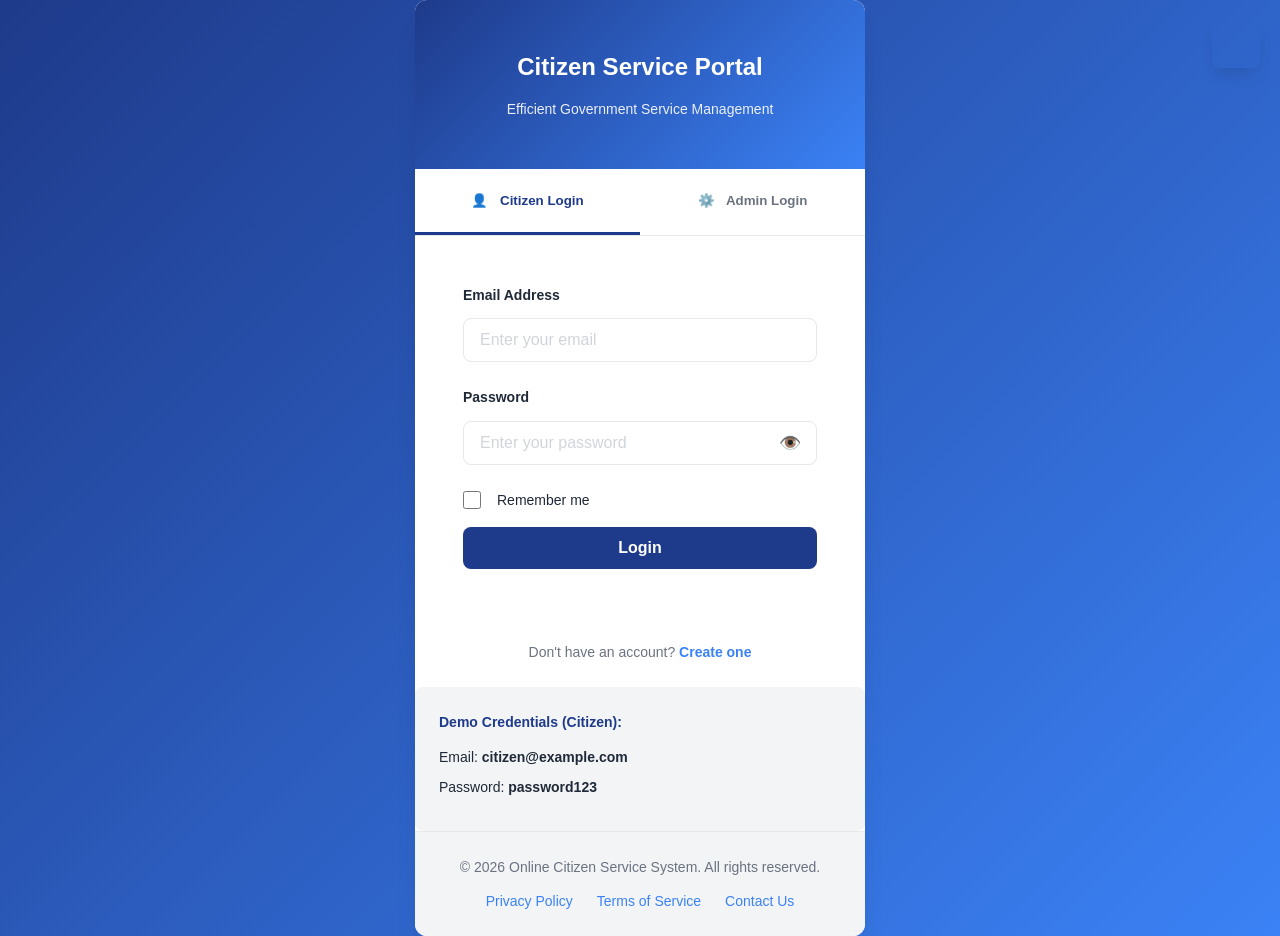
<file: index.html>
<!DOCTYPE html>
<html lang="en">
<head>
    <meta charset="UTF-8">
    <meta name="viewport" content="width=device-width, initial-scale=1.0">
    <title>Online Citizen Service System - Login</title>
    <link rel="stylesheet" href="src/style.css">
</head>
<body class="login-page">
    <div class="login-container">
        <div class="login-card">
            <div class="login-header">
                <h1>Citizen Service Portal</h1>
                <p class="subtitle">Efficient Government Service Management</p>
            </div>

            <!-- Login Tabs -->
            <div class="login-tabs">
                <button class="tab-btn active" data-tab="citizen-login">
                    <span class="icon">👤</span> Citizen Login
                </button>
                <button class="tab-btn" data-tab="admin-login">
                    <span class="icon">⚙️</span> Admin Login
                </button>
            </div>

            <!-- Citizen Login Form -->
            <div id="citizen-login" class="tab-content active">
                <form id="citizenLoginForm" class="login-form">
                    <div class="form-group">
                        <label for="citizen-email">Email Address</label>
                        <input 
                            type="email" 
                            id="citizen-email" 
                            name="email" 
                            placeholder="Enter your email"
                            required
                        >
                        <span class="error-message"></span>
                    </div>

                    <div class="form-group">
                        <label for="citizen-password">Password</label>
                        <div class="password-field">
                            <input 
                                type="password" 
                                id="citizen-password" 
                                name="password" 
                                placeholder="Enter your password"
                                required
                            >
                            <button type="button" class="toggle-password" aria-label="Toggle password visibility">
                                👁️
                            </button>
                        </div>
                        <span class="error-message"></span>
                    </div>

                    <div class="form-group checkbox">
                        <input type="checkbox" id="citizen-remember" name="remember">
                        <label for="citizen-remember">Remember me</label>
                    </div>

                    <button type="submit" class="btn btn-primary btn-block">Login</button>
                </form>

                <p class="form-footer">
                    Don't have an account? <a href="#" class="link">Create one</a>
                </p>

                <div class="demo-credentials">
                    <h4>Demo Credentials (Citizen):</h4>
                    <p>Email: <strong>citizen@example.com</strong></p>
                    <p>Password: <strong>password123</strong></p>
                </div>
            </div>

            <!-- Admin Login Form -->
            <div id="admin-login" class="tab-content">
                <form id="adminLoginForm" class="login-form">
                    <div class="form-group">
                        <label for="admin-username">Username</label>
                        <input 
                            type="text" 
                            id="admin-username" 
                            name="username" 
                            placeholder="Enter your username"
                            required
                        >
                        <span class="error-message"></span>
                    </div>

                    <div class="form-group">
                        <label for="admin-password">Password</label>
                        <div class="password-field">
                            <input 
                                type="password" 
                                id="admin-password" 
                                name="password" 
                                placeholder="Enter your password"
                                required
                            >
                            <button type="button" class="toggle-password" aria-label="Toggle password visibility">
                                👁️
                            </button>
                        </div>
                        <span class="error-message"></span>
                    </div>

                    <div class="form-group checkbox">
                        <input type="checkbox" id="admin-remember" name="remember">
                        <label for="admin-remember">Remember me</label>
                    </div>

                    <button type="submit" class="btn btn-primary btn-block">Login as Admin</button>
                </form>

                <p class="form-footer">
                    Need help? <a href="#" class="link">Contact support</a>
                </p>

                <div class="demo-credentials">
                    <h4>Demo Credentials (Admin):</h4>
                    <p>Username: <strong>admin</strong></p>
                    <p>Password: <strong>admin123</strong></p>
                </div>
            </div>

            <!-- Footer -->
            <div class="login-footer">
                <p>&copy; 2026 Online Citizen Service System. All rights reserved.</p>
                <div class="footer-links">
                    <a href="#">Privacy Policy</a>
                    <a href="#">Terms of Service</a>
                    <a href="#">Contact Us</a>
                </div>
            </div>
        </div>

        <!-- Notification Area -->
        <div id="notification" class="notification"></div>
    </div>

    <script src="src/script.js"></script>
</body>
</html>
</file>
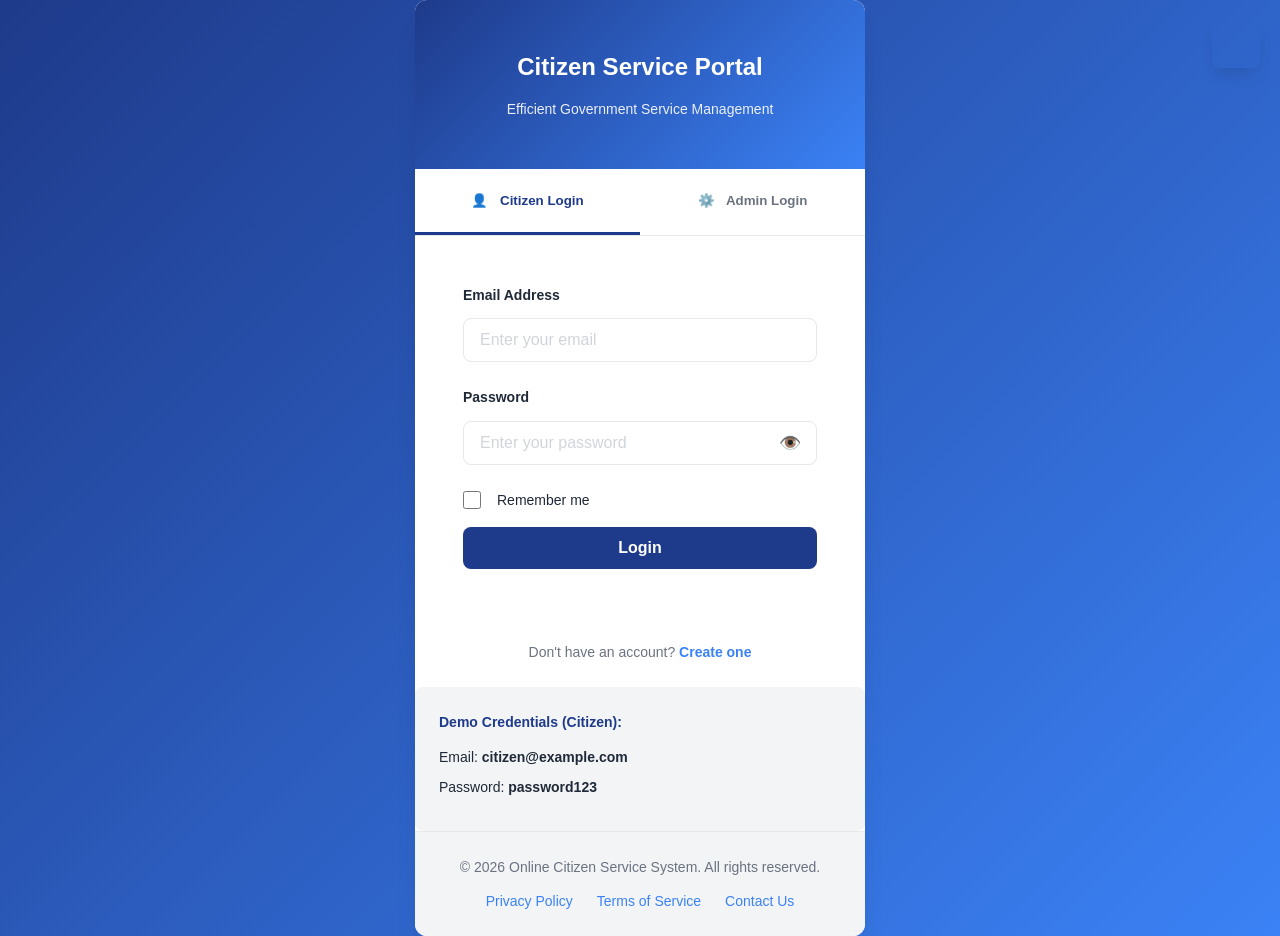
<file: admin.html>
<!DOCTYPE html>
<html lang="en">
<head>
    <meta charset="UTF-8">
    <meta name="viewport" content="width=device-width, initial-scale=1.0">
    <title>Admin Dashboard - Online Citizen Service System</title>
    <link rel="stylesheet" href="src/style.css">
</head>
<body class="admin-page">
    <!-- Admin Layout: Sidebar + Main Content -->
    <div class="admin-layout">
        <!-- Sidebar Navigation -->
        <aside class="sidebar">
            <div class="sidebar-header">
                <span class="sidebar-logo">🏛️</span>
                <span class="sidebar-title">Admin Panel</span>
            </div>

            <nav class="sidebar-nav">
                <a href="#" class="sidebar-link active" data-section="dashboard">
                    <span class="icon">📊</span>
                    <span>Dashboard</span>
                </a>
                <a href="#" class="sidebar-link" data-section="users">
                    <span class="icon">👥</span>
                    <span>Manage Users</span>
                </a>
                <a href="#" class="sidebar-link" data-section="requests">
                    <span class="icon">📋</span>
                    <span>Service Requests</span>
                </a>
                <a href="#" class="sidebar-link" data-section="reports">
                    <span class="icon">📈</span>
                    <span>Reports</span>
                </a>
                <a href="#" class="sidebar-link" data-section="settings">
                    <span class="icon">⚙️</span>
                    <span>Settings</span>
                </a>
            </nav>

            <div class="sidebar-footer">
                <button id="adminLogoutBtn" class="btn btn-small">Logout</button>
            </div>
        </aside>

        <!-- Main Content Area -->
        <main class="admin-main">
            <!-- Top Admin Bar -->
            <div class="admin-header">
                <div class="header-left">
                    <button class="sidebar-toggle" id="sidebarToggle">☰</button>
                    <h1 id="pageTitle">Dashboard</h1>
                </div>
                <div class="header-right">
                    <div class="admin-user-info">
                        <span id="adminName">Admin User</span>
                        <span class="user-icon">👤</span>
                    </div>
                </div>
            </div>

            <!-- Notification Area -->
            <div id="notification" class="notification"></div>

            <!-- Content Container -->
            <div class="admin-content">
                <!-- Dashboard Section -->
                <section id="dashboardSection" class="admin-section active">
                    <div class="section-header">
                        <h2>Dashboard</h2>
                    </div>

                    <!-- Admin Stats -->
                    <div class="admin-stats">
                        <div class="stat-card">
                            <div class="stat-icon">👥</div>
                            <div class="stat-content">
                                <h3 id="totalUsersCount">45</h3>
                                <p>Total Users</p>
                            </div>
                        </div>
                        <div class="stat-card">
                            <div class="stat-icon">📋</div>
                            <div class="stat-content">
                                <h3 id="totalRequestsCount">128</h3>
                                <p>Total Requests</p>
                            </div>
                        </div>
                        <div class="stat-card">
                            <div class="stat-icon">✅</div>
                            <div class="stat-content">
                                <h3 id="completedRequestsCount">92</h3>
                                <p>Completed</p>
                            </div>
                        </div>
                        <div class="stat-card">
                            <div class="stat-icon">⏳</div>
                            <div class="stat-content">
                                <h3 id="pendingRequestsCount">28</h3>
                                <p>Pending</p>
                            </div>
                        </div>
                    </div>

                    <!-- Charts/Analytics -->
                    <div class="analytics-grid">
                        <div class="analytics-card">
                            <h3>Request Status Distribution</h3>
                            <div class="status-distribution">
                                <div class="distribution-item">
                                    <span class="status-badge completed">Completed</span>
                                    <div class="progress-bar">
                                        <div class="progress" style="width: 71%;"></div>
                                    </div>
                                    <span class="percentage">92/128</span>
                                </div>
                                <div class="distribution-item">
                                    <span class="status-badge pending">Pending</span>
                                    <div class="progress-bar">
                                        <div class="progress" style="width: 22%;"></div>
                                    </div>
                                    <span class="percentage">28/128</span>
                                </div>
                                <div class="distribution-item">
                                    <span class="status-badge rejected">Rejected</span>
                                    <div class="progress-bar">
                                        <div class="progress" style="width: 8%;"></div>
                                    </div>
                                    <span class="percentage">8/128</span>
                                </div>
                            </div>
                        </div>

                        <div class="analytics-card">
                            <h3>Recent Activity</h3>
                            <div class="activity-list">
                                <div class="activity-item">
                                    <span class="time">10:30 AM</span>
                                    <p>New user registration: Jane Smith</p>
                                </div>
                                <div class="activity-item">
                                    <span class="time">09:15 AM</span>
                                    <p>Service request #SR-1025 marked as completed</p>
                                </div>
                                <div class="activity-item">
                                    <span class="time">08:45 AM</span>
                                    <p>User updated profile information</p>
                                </div>
                                <div class="activity-item">
                                    <span class="time">07:20 AM</span>
                                    <p>New service request submitted: License Application</p>
                                </div>
                            </div>
                        </div>
                    </div>
                </section>

                <!-- User Management Section -->
                <section id="usersSection" class="admin-section hidden">
                    <div class="section-header">
                        <h2>Manage Users</h2>
                        <button class="btn btn-primary" id="addUserBtn">+ Add New User</button>
                    </div>

                    <div class="filters">
                        <input type="text" id="userSearchInput" placeholder="Search users by name or email..." class="search-input">
                        <select id="userRoleFilter" class="filter-select">
                            <option value="">All Roles</option>
                            <option value="citizen">Citizen</option>
                            <option value="staff">Staff</option>
                        </select>
                        <select id="userStatusFilter" class="filter-select">
                            <option value="">All Status</option>
                            <option value="active">Active</option>
                            <option value="inactive">Inactive</option>
                        </select>
                    </div>

                    <table id="usersTable" class="admin-table">
                        <thead>
                            <tr>
                                <th>ID</th>
                                <th>Name</th>
                                <th>Email</th>
                                <th>Role</th>
                                <th>Status</th>
                                <th>Joined Date</th>
                                <th>Actions</th>
                            </tr>
                        </thead>
                        <tbody>
                            <!-- Populated by JavaScript -->
                        </tbody>
                    </table>
                </section>

                <!-- Service Requests Section -->
                <section id="requestsSection" class="admin-section hidden">
                    <div class="section-header">
                        <h2>Service Requests</h2>
                    </div>

                    <div class="filters">
                        <input type="text" id="requestSearchInput" placeholder="Search requests by ID or user..." class="search-input">
                        <select id="requestTypeFilter" class="filter-select">
                            <option value="">All Types</option>
                            <option value="license">License Application</option>
                            <option value="permit">Permit Request</option>
                            <option value="certificate">Certificate Request</option>
                            <option value="utility">Utility Bill Support</option>
                            <option value="complaint">File a Complaint</option>
                        </select>
                        <select id="requestStatusFilter" class="filter-select">
                            <option value="">All Status</option>
                            <option value="pending">Pending</option>
                            <option value="approved">Approved</option>
                            <option value="completed">Completed</option>
                            <option value="rejected">Rejected</option>
                        </select>
                    </div>

                    <table id="requestsTable" class="admin-table">
                        <thead>
                            <tr>
                                <th>Request ID</th>
                                <th>User</th>
                                <th>Type</th>
                                <th>Priority</th>
                                <th>Status</th>
                                <th>Date</th>
                                <th>Actions</th>
                            </tr>
                        </thead>
                        <tbody>
                            <!-- Populated by JavaScript -->
                        </tbody>
                    </table>
                </section>

                <!-- Reports Section -->
                <section id="reportsSection" class="admin-section hidden">
                    <div class="section-header">
                        <h2>Reports</h2>
                    </div>

                    <div class="reports-grid">
                        <div class="report-card">
                            <h3>User Statistics</h3>
                            <div class="report-stats">
                                <div class="report-stat">
                                    <span class="label">Total Users:</span>
                                    <span class="value">45</span>
                                </div>
                                <div class="report-stat">
                                    <span class="label">Active Users:</span>
                                    <span class="value">38</span>
                                </div>
                                <div class="report-stat">
                                    <span class="label">New Users (This Month):</span>
                                    <span class="value">5</span>
                                </div>
                            </div>
                            <button class="btn btn-secondary">Download Report</button>
                        </div>

                        <div class="report-card">
                            <h3>Service Request Statistics</h3>
                            <div class="report-stats">
                                <div class="report-stat">
                                    <span class="label">Total Requests:</span>
                                    <span class="value">128</span>
                                </div>
                                <div class="report-stat">
                                    <span class="label">Avg Processing Time:</span>
                                    <span class="value">2.5 days</span>
                                </div>
                                <div class="report-stat">
                                    <span class="label">Completion Rate:</span>
                                    <span class="value">71.9%</span>
                                </div>
                            </div>
                            <button class="btn btn-secondary">Download Report</button>
                        </div>

                        <div class="report-card">
                            <h3>System Performance</h3>
                            <div class="report-stats">
                                <div class="report-stat">
                                    <span class="label">Uptime:</span>
                                    <span class="value">99.8%</span>
                                </div>
                                <div class="report-stat">
                                    <span class="label">Avg Response Time:</span>
                                    <span class="value">245ms</span>
                                </div>
                                <div class="report-stat">
                                    <span class="label">Database Size:</span>
                                    <span class="value">45 MB</span>
                                </div>
                            </div>
                            <button class="btn btn-secondary">Download Report</button>
                        </div>

                        <div class="report-card">
                            <h3>Service Type Distribution</h3>
                            <div class="report-stats">
                                <div class="report-stat">
                                    <span class="label">License Applications:</span>
                                    <span class="value">38</span>
                                </div>
                                <div class="report-stat">
                                    <span class="label">Permit Requests:</span>
                                    <span class="value">32</span>
                                </div>
                                <div class="report-stat">
                                    <span class="label">Certificate Requests:</span>
                                    <span class="value">28</span>
                                </div>
                            </div>
                            <button class="btn btn-secondary">Download Report</button>
                        </div>
                    </div>
                </section>

                <!-- Settings Section -->
                <section id="settingsSection" class="admin-section hidden">
                    <div class="section-header">
                        <h2>System Settings</h2>
                    </div>

                    <div class="settings-grid">
                        <div class="settings-card">
                            <h3>General Settings</h3>
                            <form class="settings-form">
                                <div class="form-group">
                                    <label>System Name</label>
                                    <input type="text" value="Online Citizen Service System">
                                </div>
                                <div class="form-group">
                                    <label>System Email</label>
                                    <input type="email" value="admin@example.com">
                                </div>
                                <div class="form-group">
                                    <label>Support Phone</label>
                                    <input type="tel" value="+1 (555) 123-4567">
                                </div>
                                <button type="submit" class="btn btn-primary">Save Changes</button>
                            </form>
                        </div>

                        <div class="settings-card">
                            <h3>Email Settings</h3>
                            <form class="settings-form">
                                <div class="form-group">
                                    <label>SMTP Server</label>
                                    <input type="text" value="smtp.example.com">
                                </div>
                                <div class="form-group">
                                    <label>SMTP Port</label>
                                    <input type="number" value="587">
                                </div>
                                <div class="form-group checkbox">
                                    <input type="checkbox" checked>
                                    <label>Enable Email Notifications</label>
                                </div>
                                <button type="submit" class="btn btn-primary">Save Changes</button>
                            </form>
                        </div>

                        <div class="settings-card">
                            <h3>Security Settings</h3>
                            <form class="settings-form">
                                <div class="form-group checkbox">
                                    <input type="checkbox" checked>
                                    <label>Enable Two-Factor Authentication</label>
                                </div>
                                <div class="form-group checkbox">
                                    <input type="checkbox" checked>
                                    <label>Require Strong Passwords</label>
                                </div>
                                <div class="form-group">
                                    <label>Session Timeout (minutes)</label>
                                    <input type="number" value="30">
                                </div>
                                <button type="submit" class="btn btn-primary">Save Changes</button>
                            </form>
                        </div>

                        <div class="settings-card">
                            <h3>Notification Settings</h3>
                            <form class="settings-form">
                                <div class="form-group checkbox">
                                    <input type="checkbox" checked>
                                    <label>New User Registration</label>
                                </div>
                                <div class="form-group checkbox">
                                    <input type="checkbox" checked>
                                    <label>New Service Request</label>
                                </div>
                                <div class="form-group checkbox">
                                    <input type="checkbox" checked>
                                    <label>System Alert</label>
                                </div>
                                <button type="submit" class="btn btn-primary">Save Changes</button>
                            </form>
                        </div>
                    </div>
                </section>
            </div>
        </main>
    </div>

    <!-- Add/Edit User Modal -->
    <div id="userModal" class="modal hidden">
        <div class="modal-content">
            <div class="modal-header">
                <h2 id="userModalTitle">Add New User</h2>
                <button class="modal-close" aria-label="Close modal">&times;</button>
            </div>
            <form id="userForm" class="modal-body">
                <div class="form-group">
                    <label for="userFirstName">First Name *</label>
                    <input type="text" id="userFirstName" name="firstName" required>
                </div>

                <div class="form-group">
                    <label for="userLastName">Last Name *</label>
                    <input type="text" id="userLastName" name="lastName" required>
                </div>

                <div class="form-group">
                    <label for="userEmail">Email *</label>
                    <input type="email" id="userEmail" name="email" required>
                </div>

                <div class="form-group">
                    <label for="userPhone">Phone</label>
                    <input type="tel" id="userPhone" name="phone">
                </div>

                <div class="form-group">
                    <label for="userRole">Role *</label>
                    <select id="userRole" name="role" required>
                        <option value="">Select a role</option>
                        <option value="citizen">Citizen</option>
                        <option value="staff">Staff</option>
                    </select>
                </div>

                <div class="form-group">
                    <label for="userStatus">Status</label>
                    <select id="userStatus" name="status">
                        <option value="active">Active</option>
                        <option value="inactive">Inactive</option>
                    </select>
                </div>

                <div class="modal-footer">
                    <button type="button" class="btn btn-secondary" id="cancelUserBtn">Cancel</button>
                    <button type="submit" class="btn btn-primary">Save User</button>
                </div>
            </form>
        </div>
    </div>

    <!-- Request Status Modal -->
    <div id="requestModal" class="modal hidden">
        <div class="modal-content">
            <div class="modal-header">
                <h2 id="requestModalTitle">Update Request Status</h2>
                <button class="modal-close" aria-label="Close modal">&times;</button>
            </div>
            <form id="requestStatusForm" class="modal-body">
                <div class="form-group">
                    <label>Request ID</label>
                    <input type="text" id="requestIDDisplay" readonly>
                </div>

                <div class="form-group">
                    <label for="requestStatusSelect">Status *</label>
                    <select id="requestStatusSelect" name="status" required>
                        <option value="">Select status</option>
                        <option value="pending">Pending</option>
                        <option value="approved">Approved</option>
                        <option value="completed">Completed</option>
                        <option value="rejected">Rejected</option>
                    </select>
                </div>

                <div class="form-group">
                    <label for="requestComment">Comments</label>
                    <textarea id="requestComment" name="comment" rows="4" placeholder="Add any comments..."></textarea>
                </div>

                <div class="modal-footer">
                    <button type="button" class="btn btn-secondary" id="cancelRequestBtn">Cancel</button>
                    <button type="submit" class="btn btn-primary">Update Status</button>
                </div>
            </form>
        </div>
    </div>

    <script src="src/script.js"></script>
</body>
</html>
</file>
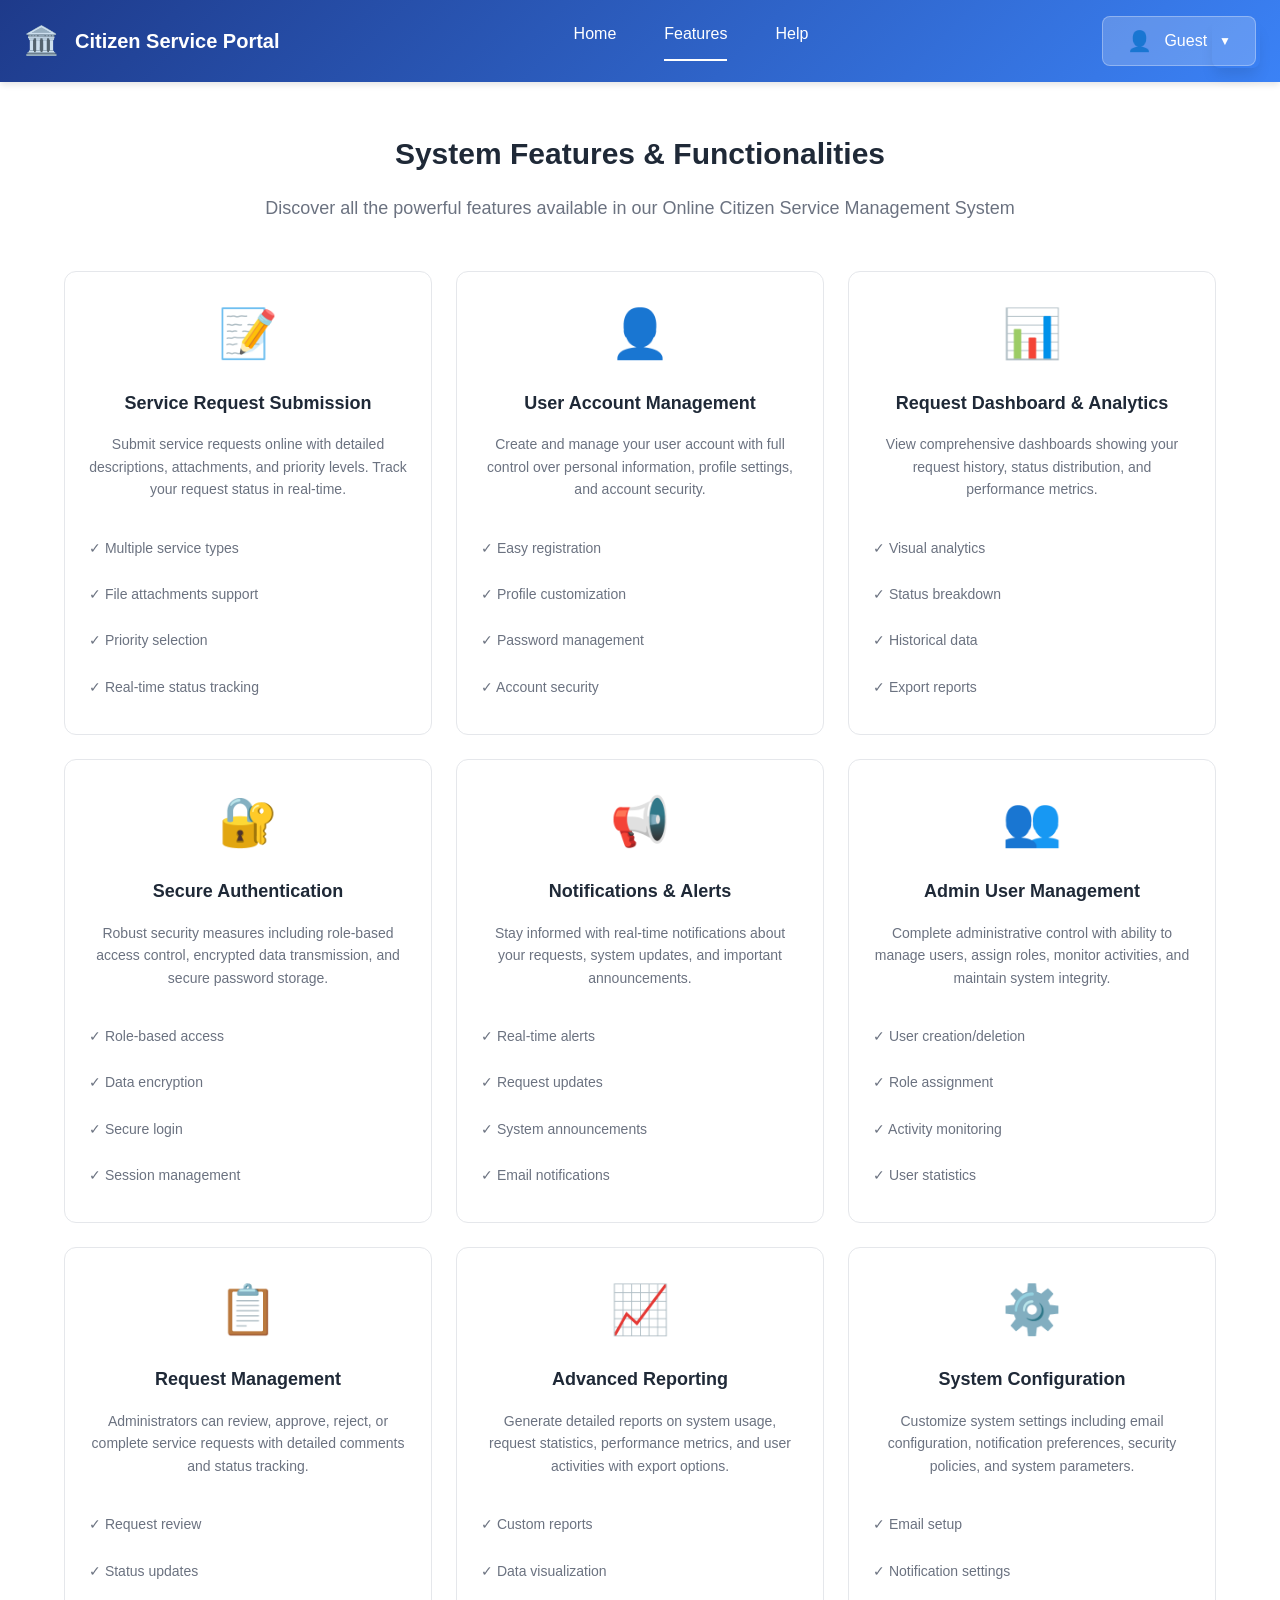
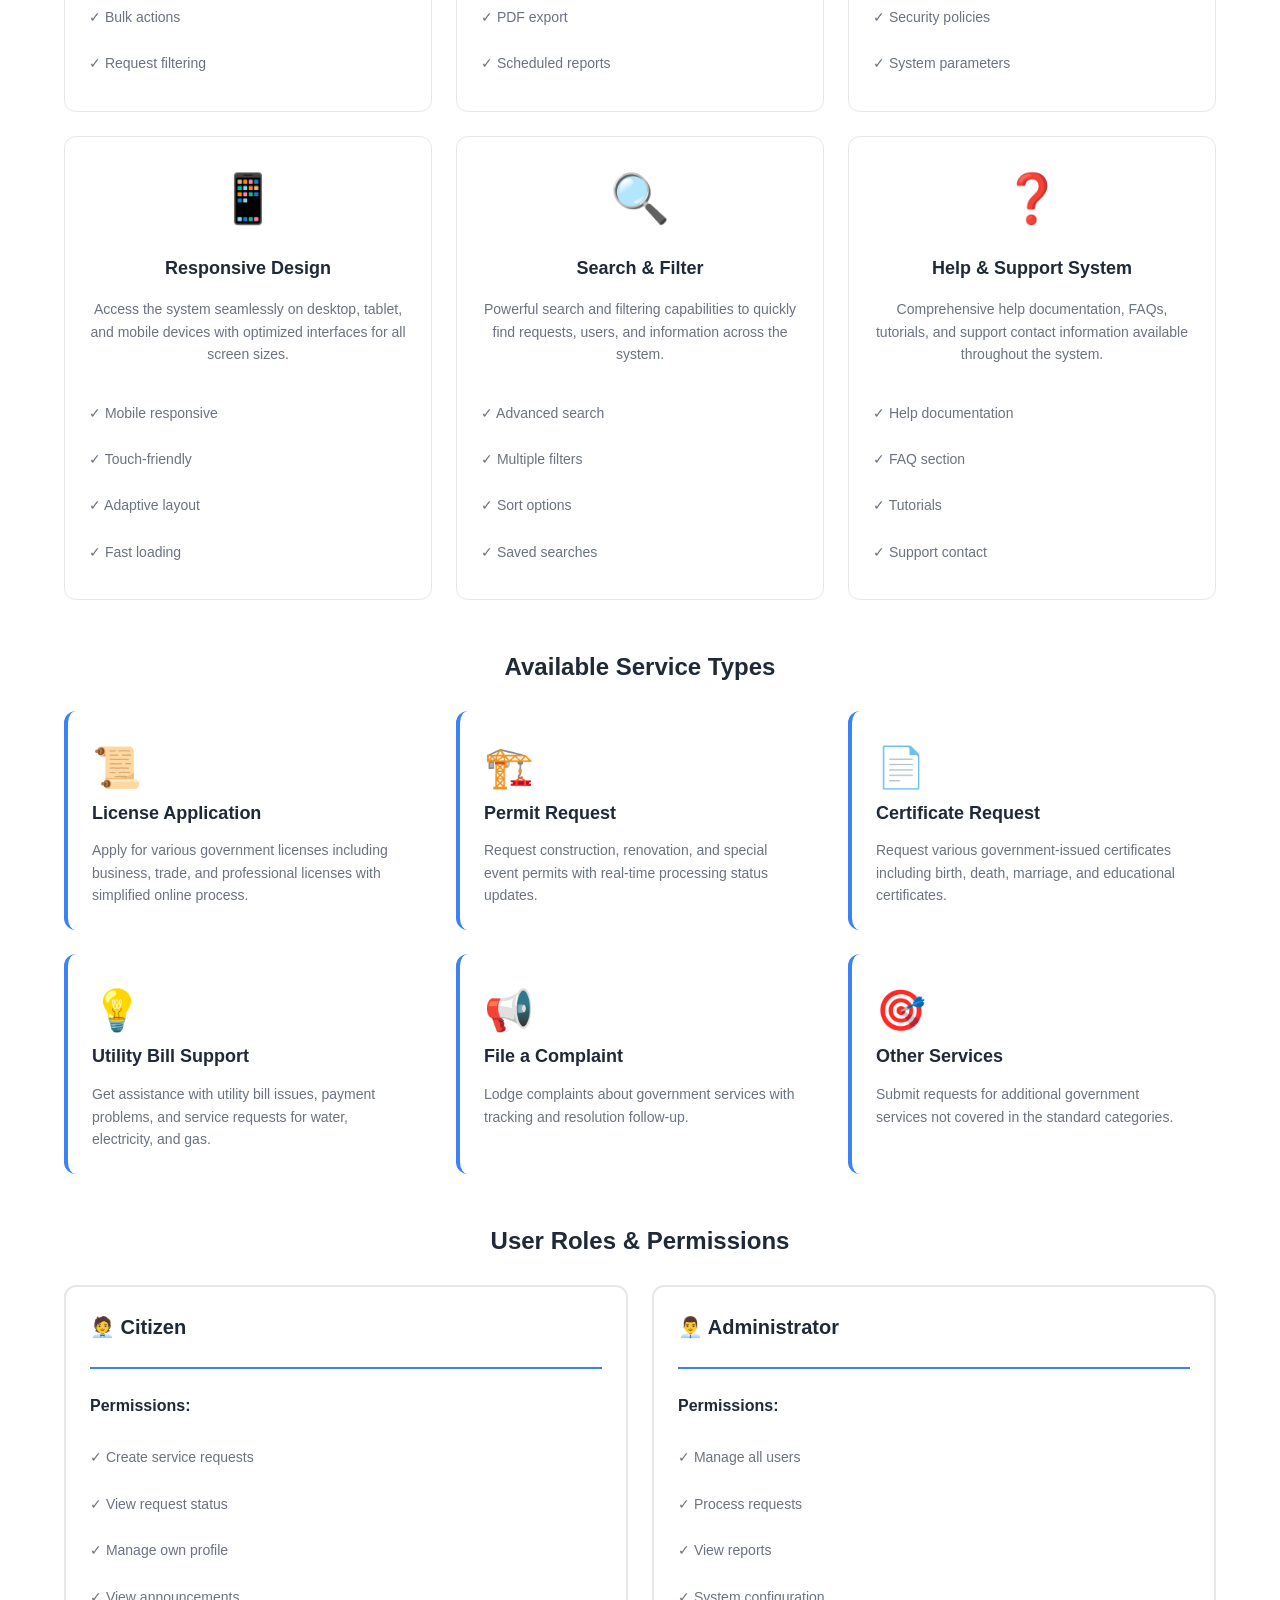
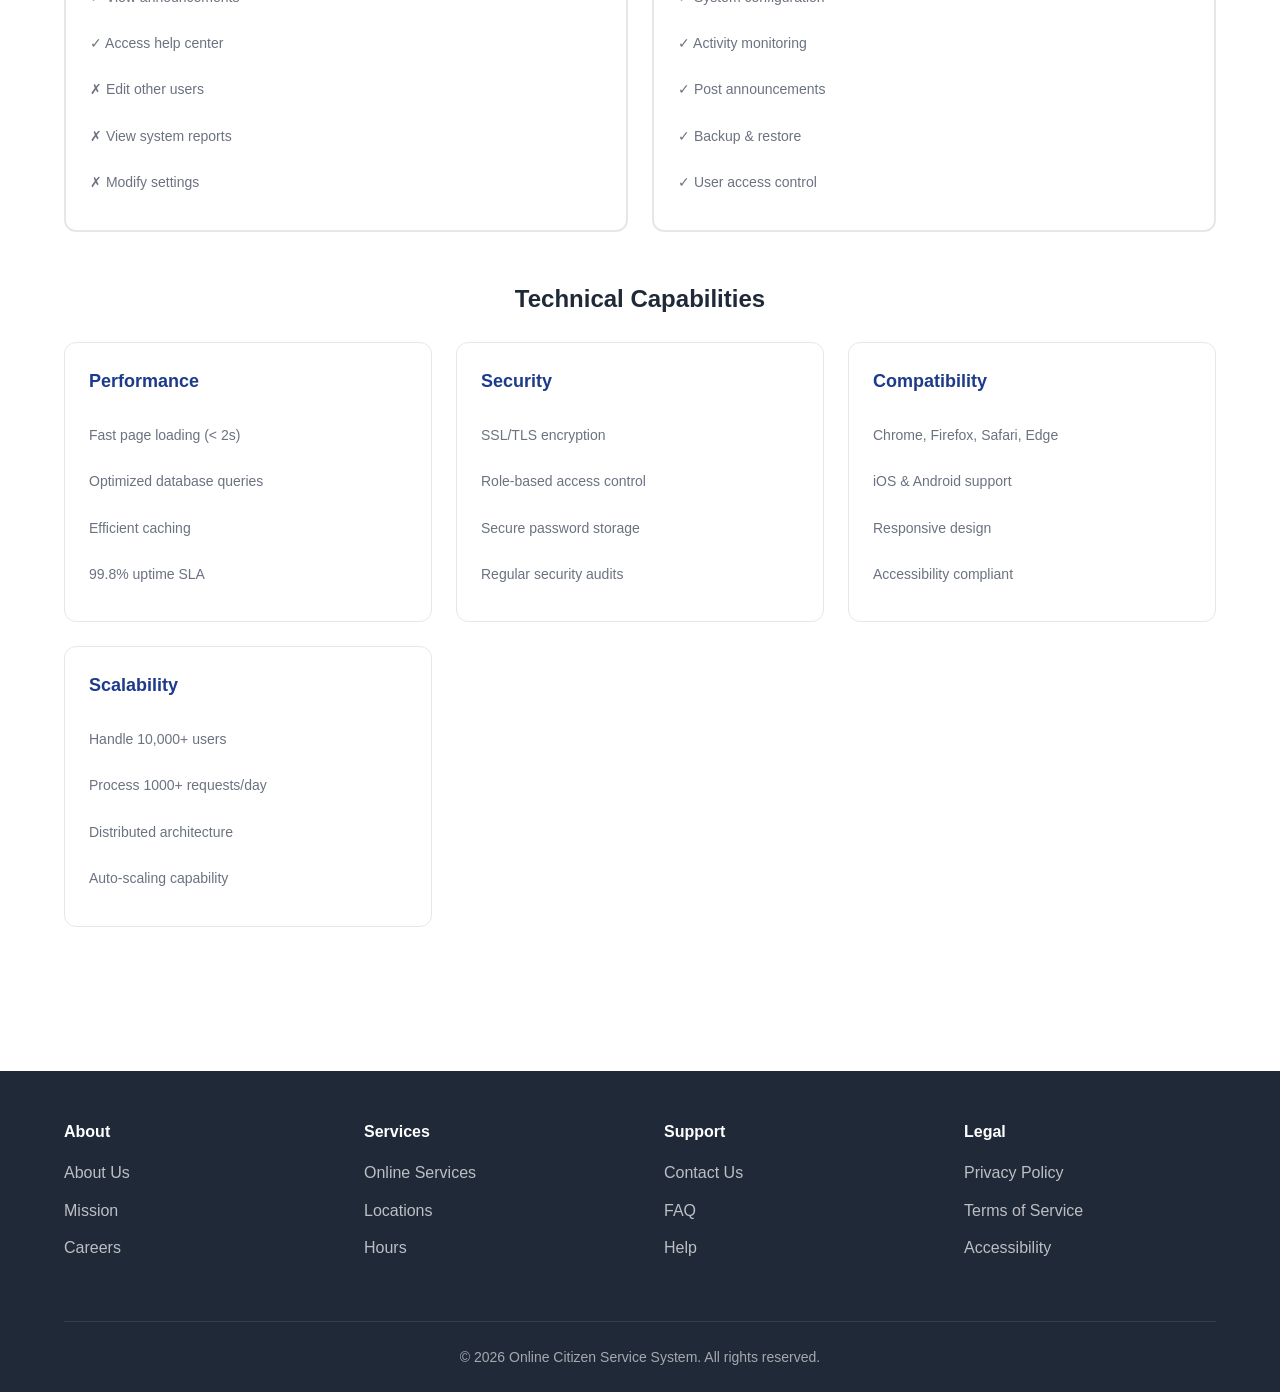
<file: functions.html>
<!DOCTYPE html>
<html lang="en">
<head>
    <meta charset="UTF-8">
    <meta name="viewport" content="width=device-width, initial-scale=1.0">
    <title>Features - Online Citizen Service System</title>
    <link rel="stylesheet" href="src/style.css">
</head>
<body class="functions-page">
    <!-- Top Navigation Bar -->
    <nav class="navbar">
        <div class="navbar-container">
            <div class="navbar-logo">
                <span class="logo-icon">🏛️</span>
                <span>Citizen Service Portal</span>
            </div>

            <div class="navbar-menu">
                <a href="home.html" class="nav-link">Home</a>
                <a href="functions.html" class="nav-link active">Features</a>
                <a href="help.html" class="nav-link">Help</a>
            </div>

            <div class="navbar-user">
                <button id="userMenuBtn" class="user-menu-btn">
                    <span class="user-icon">👤</span>
                    <span id="userDisplayName">User</span>
                    <span class="dropdown-arrow">▼</span>
                </button>
                <div id="userMenu" class="dropdown-menu hidden">
                    <a href="#" class="dropdown-item" id="profileBtn">👤 Profile</a>
                    <a href="#" class="dropdown-item" id="settingsBtn">⚙️ Settings</a>
                    <hr>
                    <a href="#" class="dropdown-item" id="logoutBtn">🚪 Logout</a>
                </div>
            </div>
        </div>
    </nav>

    <!-- Notification Area -->
    <div id="notification" class="notification"></div>

    <!-- Main Content -->
    <main class="main-content">
        <div class="container">
            <!-- Page Header -->
            <section class="page-header">
                <h1>System Features & Functionalities</h1>
                <p>Discover all the powerful features available in our Online Citizen Service Management System</p>
            </section>

            <!-- Features Grid -->
            <section class="features-section">
                <div class="features-grid">
                    <!-- Feature 1 -->
                    <div class="feature-card">
                        <div class="feature-icon">📝</div>
                        <h3>Service Request Submission</h3>
                        <p>Submit service requests online with detailed descriptions, attachments, and priority levels. Track your request status in real-time.</p>
                        <ul class="feature-list">
                            <li>✓ Multiple service types</li>
                            <li>✓ File attachments support</li>
                            <li>✓ Priority selection</li>
                            <li>✓ Real-time status tracking</li>
                        </ul>
                    </div>

                    <!-- Feature 2 -->
                    <div class="feature-card">
                        <div class="feature-icon">👤</div>
                        <h3>User Account Management</h3>
                        <p>Create and manage your user account with full control over personal information, profile settings, and account security.</p>
                        <ul class="feature-list">
                            <li>✓ Easy registration</li>
                            <li>✓ Profile customization</li>
                            <li>✓ Password management</li>
                            <li>✓ Account security</li>
                        </ul>
                    </div>

                    <!-- Feature 3 -->
                    <div class="feature-card">
                        <div class="feature-icon">📊</div>
                        <h3>Request Dashboard & Analytics</h3>
                        <p>View comprehensive dashboards showing your request history, status distribution, and performance metrics.</p>
                        <ul class="feature-list">
                            <li>✓ Visual analytics</li>
                            <li>✓ Status breakdown</li>
                            <li>✓ Historical data</li>
                            <li>✓ Export reports</li>
                        </ul>
                    </div>

                    <!-- Feature 4 -->
                    <div class="feature-card">
                        <div class="feature-icon">🔐</div>
                        <h3>Secure Authentication</h3>
                        <p>Robust security measures including role-based access control, encrypted data transmission, and secure password storage.</p>
                        <ul class="feature-list">
                            <li>✓ Role-based access</li>
                            <li>✓ Data encryption</li>
                            <li>✓ Secure login</li>
                            <li>✓ Session management</li>
                        </ul>
                    </div>

                    <!-- Feature 5 -->
                    <div class="feature-card">
                        <div class="feature-icon">📢</div>
                        <h3>Notifications & Alerts</h3>
                        <p>Stay informed with real-time notifications about your requests, system updates, and important announcements.</p>
                        <ul class="feature-list">
                            <li>✓ Real-time alerts</li>
                            <li>✓ Request updates</li>
                            <li>✓ System announcements</li>
                            <li>✓ Email notifications</li>
                        </ul>
                    </div>

                    <!-- Feature 6 -->
                    <div class="feature-card">
                        <div class="feature-icon">👥</div>
                        <h3>Admin User Management</h3>
                        <p>Complete administrative control with ability to manage users, assign roles, monitor activities, and maintain system integrity.</p>
                        <ul class="feature-list">
                            <li>✓ User creation/deletion</li>
                            <li>✓ Role assignment</li>
                            <li>✓ Activity monitoring</li>
                            <li>✓ User statistics</li>
                        </ul>
                    </div>

                    <!-- Feature 7 -->
                    <div class="feature-card">
                        <div class="feature-icon">📋</div>
                        <h3>Request Management</h3>
                        <p>Administrators can review, approve, reject, or complete service requests with detailed comments and status tracking.</p>
                        <ul class="feature-list">
                            <li>✓ Request review</li>
                            <li>✓ Status updates</li>
                            <li>✓ Bulk actions</li>
                            <li>✓ Request filtering</li>
                        </ul>
                    </div>

                    <!-- Feature 8 -->
                    <div class="feature-card">
                        <div class="feature-icon">📈</div>
                        <h3>Advanced Reporting</h3>
                        <p>Generate detailed reports on system usage, request statistics, performance metrics, and user activities with export options.</p>
                        <ul class="feature-list">
                            <li>✓ Custom reports</li>
                            <li>✓ Data visualization</li>
                            <li>✓ PDF export</li>
                            <li>✓ Scheduled reports</li>
                        </ul>
                    </div>

                    <!-- Feature 9 -->
                    <div class="feature-card">
                        <div class="feature-icon">⚙️</div>
                        <h3>System Configuration</h3>
                        <p>Customize system settings including email configuration, notification preferences, security policies, and system parameters.</p>
                        <ul class="feature-list">
                            <li>✓ Email setup</li>
                            <li>✓ Notification settings</li>
                            <li>✓ Security policies</li>
                            <li>✓ System parameters</li>
                        </ul>
                    </div>

                    <!-- Feature 10 -->
                    <div class="feature-card">
                        <div class="feature-icon">📱</div>
                        <h3>Responsive Design</h3>
                        <p>Access the system seamlessly on desktop, tablet, and mobile devices with optimized interfaces for all screen sizes.</p>
                        <ul class="feature-list">
                            <li>✓ Mobile responsive</li>
                            <li>✓ Touch-friendly</li>
                            <li>✓ Adaptive layout</li>
                            <li>✓ Fast loading</li>
                        </ul>
                    </div>

                    <!-- Feature 11 -->
                    <div class="feature-card">
                        <div class="feature-icon">🔍</div>
                        <h3>Search & Filter</h3>
                        <p>Powerful search and filtering capabilities to quickly find requests, users, and information across the system.</p>
                        <ul class="feature-list">
                            <li>✓ Advanced search</li>
                            <li>✓ Multiple filters</li>
                            <li>✓ Sort options</li>
                            <li>✓ Saved searches</li>
                        </ul>
                    </div>

                    <!-- Feature 12 -->
                    <div class="feature-card">
                        <div class="feature-icon">❓</div>
                        <h3>Help & Support System</h3>
                        <p>Comprehensive help documentation, FAQs, tutorials, and support contact information available throughout the system.</p>
                        <ul class="feature-list">
                            <li>✓ Help documentation</li>
                            <li>✓ FAQ section</li>
                            <li>✓ Tutorials</li>
                            <li>✓ Support contact</li>
                        </ul>
                    </div>
                </div>
            </section>

            <!-- Service Types Section -->
            <section class="services-section">
                <h2>Available Service Types</h2>
                <div class="services-list">
                    <div class="service-item">
                        <span class="service-icon">📜</span>
                        <h3>License Application</h3>
                        <p>Apply for various government licenses including business, trade, and professional licenses with simplified online process.</p>
                    </div>
                    <div class="service-item">
                        <span class="service-icon">🏗️</span>
                        <h3>Permit Request</h3>
                        <p>Request construction, renovation, and special event permits with real-time processing status updates.</p>
                    </div>
                    <div class="service-item">
                        <span class="service-icon">📄</span>
                        <h3>Certificate Request</h3>
                        <p>Request various government-issued certificates including birth, death, marriage, and educational certificates.</p>
                    </div>
                    <div class="service-item">
                        <span class="service-icon">💡</span>
                        <h3>Utility Bill Support</h3>
                        <p>Get assistance with utility bill issues, payment problems, and service requests for water, electricity, and gas.</p>
                    </div>
                    <div class="service-item">
                        <span class="service-icon">📢</span>
                        <h3>File a Complaint</h3>
                        <p>Lodge complaints about government services with tracking and resolution follow-up.</p>
                    </div>
                    <div class="service-item">
                        <span class="service-icon">🎯</span>
                        <h3>Other Services</h3>
                        <p>Submit requests for additional government services not covered in the standard categories.</p>
                    </div>
                </div>
            </section>

            <!-- User Types & Roles Section -->
            <section class="roles-section">
                <h2>User Roles & Permissions</h2>
                <div class="roles-comparison">
                    <div class="role-card">
                        <h3>🧑‍💼 Citizen</h3>
                        <div class="role-permissions">
                            <h4>Permissions:</h4>
                            <ul>
                                <li>✓ Create service requests</li>
                                <li>✓ View request status</li>
                                <li>✓ Manage own profile</li>
                                <li>✓ View announcements</li>
                                <li>✓ Access help center</li>
                                <li>✗ Edit other users</li>
                                <li>✗ View system reports</li>
                                <li>✗ Modify settings</li>
                            </ul>
                        </div>
                    </div>

                    <div class="role-card">
                        <h3>👨‍💼 Administrator</h3>
                        <div class="role-permissions">
                            <h4>Permissions:</h4>
                            <ul>
                                <li>✓ Manage all users</li>
                                <li>✓ Process requests</li>
                                <li>✓ View reports</li>
                                <li>✓ System configuration</li>
                                <li>✓ Activity monitoring</li>
                                <li>✓ Post announcements</li>
                                <li>✓ Backup & restore</li>
                                <li>✓ User access control</li>
                            </ul>
                        </div>
                    </div>
                </div>
            </section>

            <!-- Technical Capabilities Section -->
            <section class="tech-section">
                <h2>Technical Capabilities</h2>
                <div class="tech-grid">
                    <div class="tech-card">
                        <h3>Performance</h3>
                        <ul>
                            <li>Fast page loading (< 2s)</li>
                            <li>Optimized database queries</li>
                            <li>Efficient caching</li>
                            <li>99.8% uptime SLA</li>
                        </ul>
                    </div>
                    <div class="tech-card">
                        <h3>Security</h3>
                        <ul>
                            <li>SSL/TLS encryption</li>
                            <li>Role-based access control</li>
                            <li>Secure password storage</li>
                            <li>Regular security audits</li>
                        </ul>
                    </div>
                    <div class="tech-card">
                        <h3>Compatibility</h3>
                        <ul>
                            <li>Chrome, Firefox, Safari, Edge</li>
                            <li>iOS & Android support</li>
                            <li>Responsive design</li>
                            <li>Accessibility compliant</li>
                        </ul>
                    </div>
                    <div class="tech-card">
                        <h3>Scalability</h3>
                        <ul>
                            <li>Handle 10,000+ users</li>
                            <li>Process 1000+ requests/day</li>
                            <li>Distributed architecture</li>
                            <li>Auto-scaling capability</li>
                        </ul>
                    </div>
                </div>
            </section>
        </div>
    </main>

    <!-- Footer -->
    <footer class="footer">
        <div class="container">
            <div class="footer-content">
                <div class="footer-section">
                    <h4>About</h4>
                    <ul>
                        <li><a href="#">About Us</a></li>
                        <li><a href="#">Mission</a></li>
                        <li><a href="#">Careers</a></li>
                    </ul>
                </div>
                <div class="footer-section">
                    <h4>Services</h4>
                    <ul>
                        <li><a href="#">Online Services</a></li>
                        <li><a href="#">Locations</a></li>
                        <li><a href="#">Hours</a></li>
                    </ul>
                </div>
                <div class="footer-section">
                    <h4>Support</h4>
                    <ul>
                        <li><a href="#">Contact Us</a></li>
                        <li><a href="#">FAQ</a></li>
                        <li><a href="#">Help</a></li>
                    </ul>
                </div>
                <div class="footer-section">
                    <h4>Legal</h4>
                    <ul>
                        <li><a href="#">Privacy Policy</a></li>
                        <li><a href="#">Terms of Service</a></li>
                        <li><a href="#">Accessibility</a></li>
                    </ul>
                </div>
            </div>
            <div class="footer-bottom">
                <p>&copy; 2026 Online Citizen Service System. All rights reserved.</p>
            </div>
        </div>
    </footer>

    <script src="src/script.js"></script>
</body>
</html>
</file>
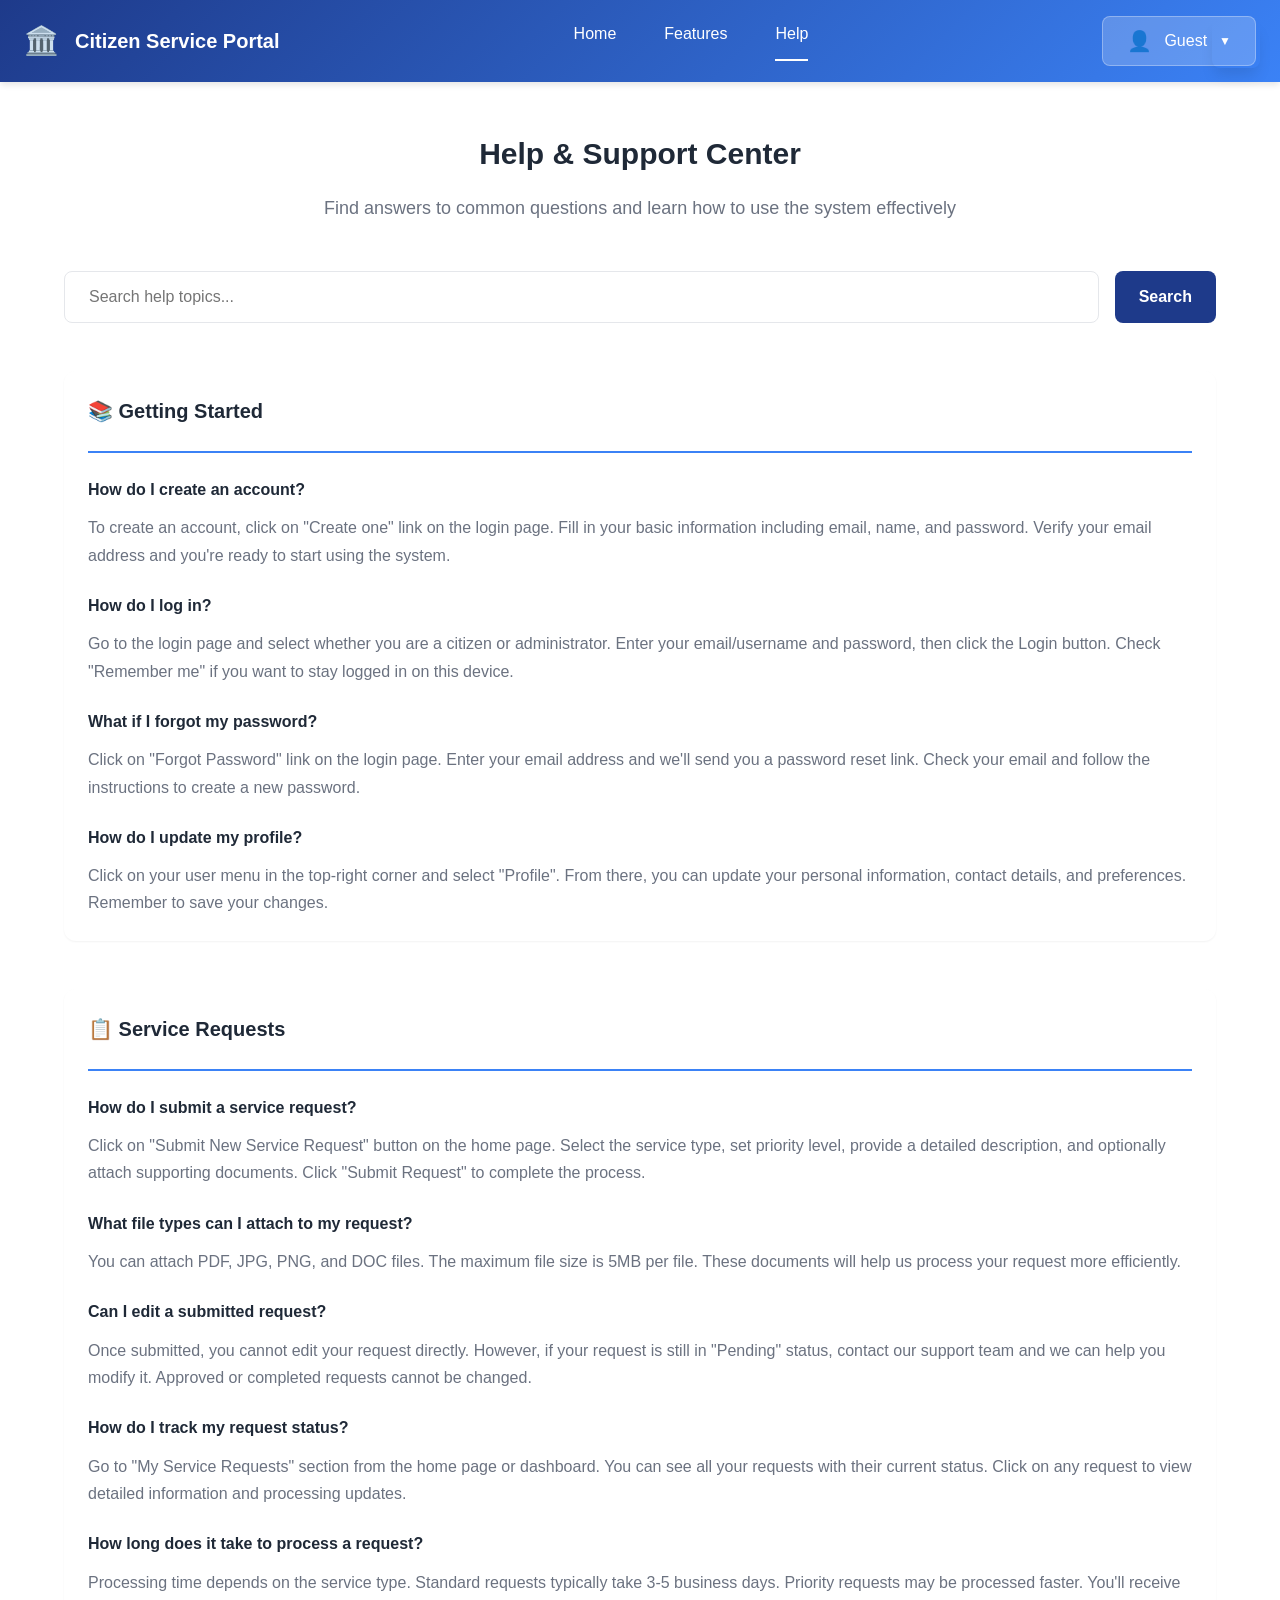
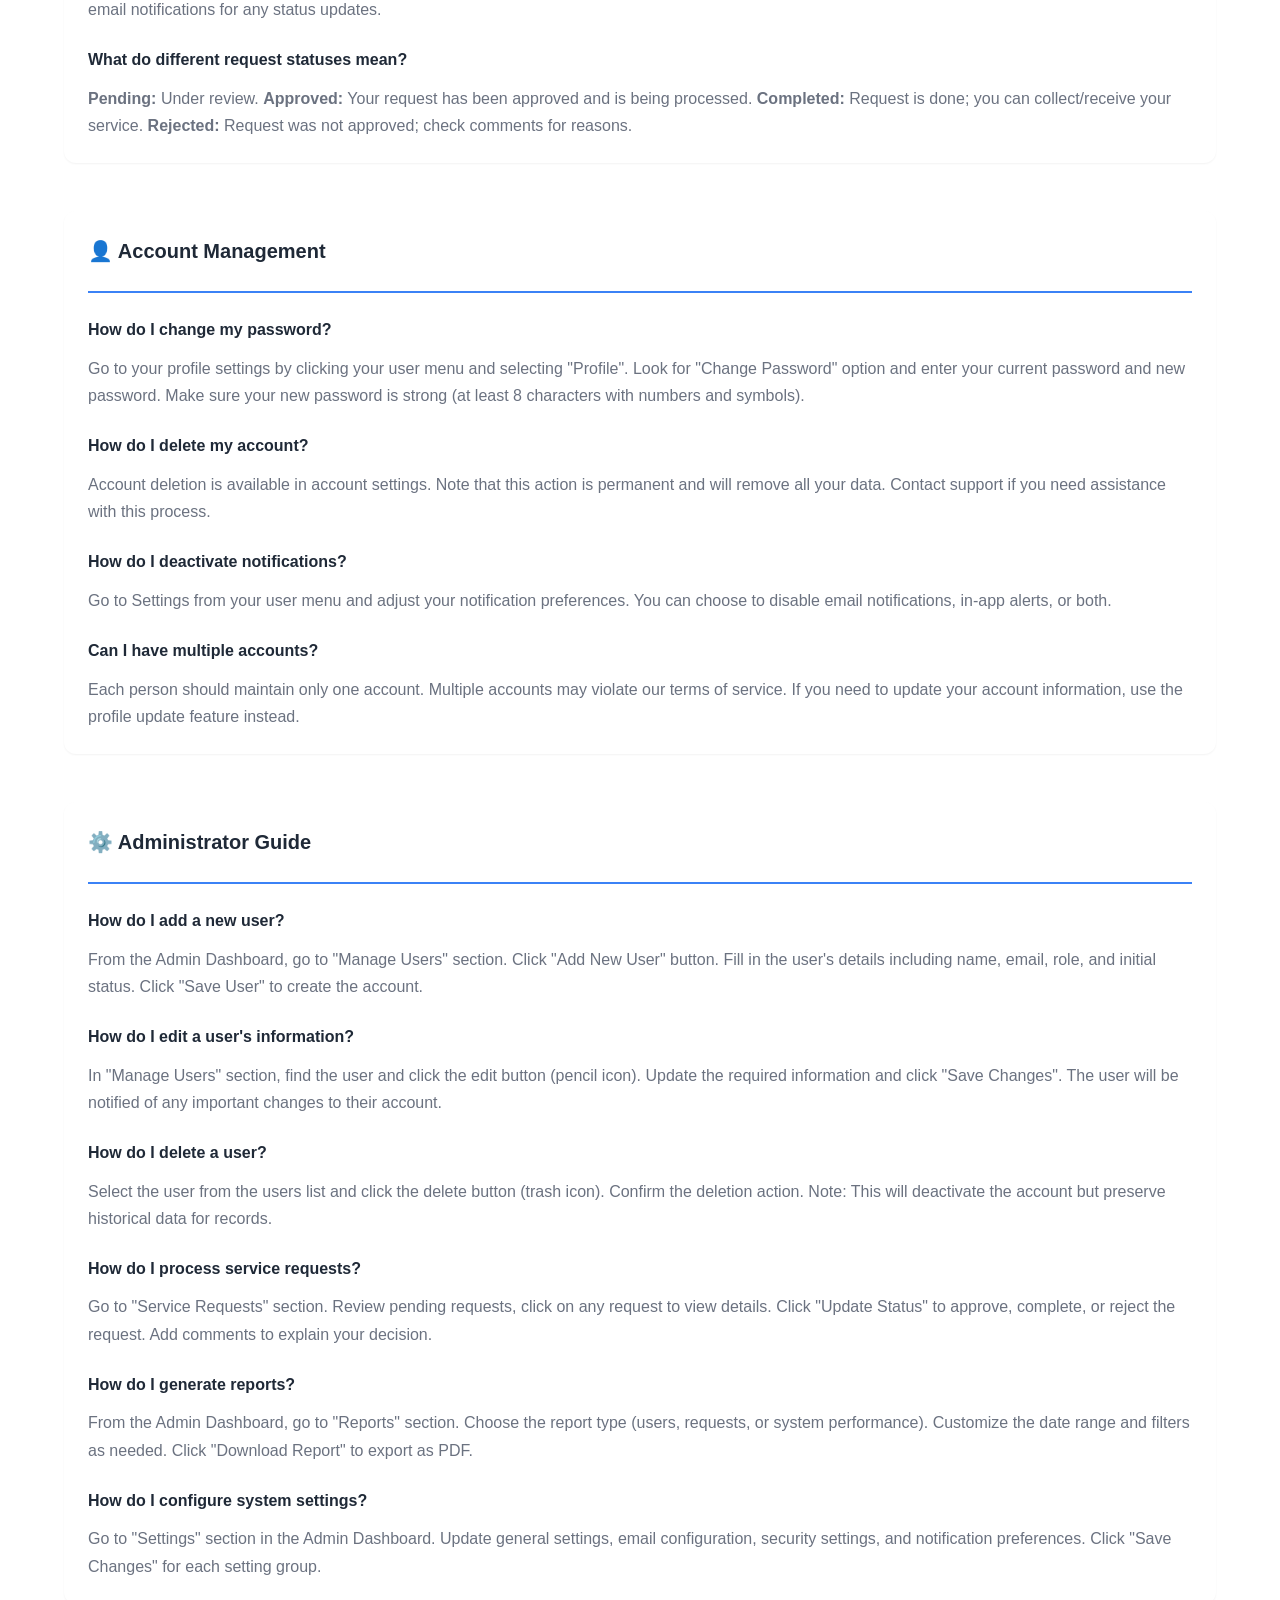
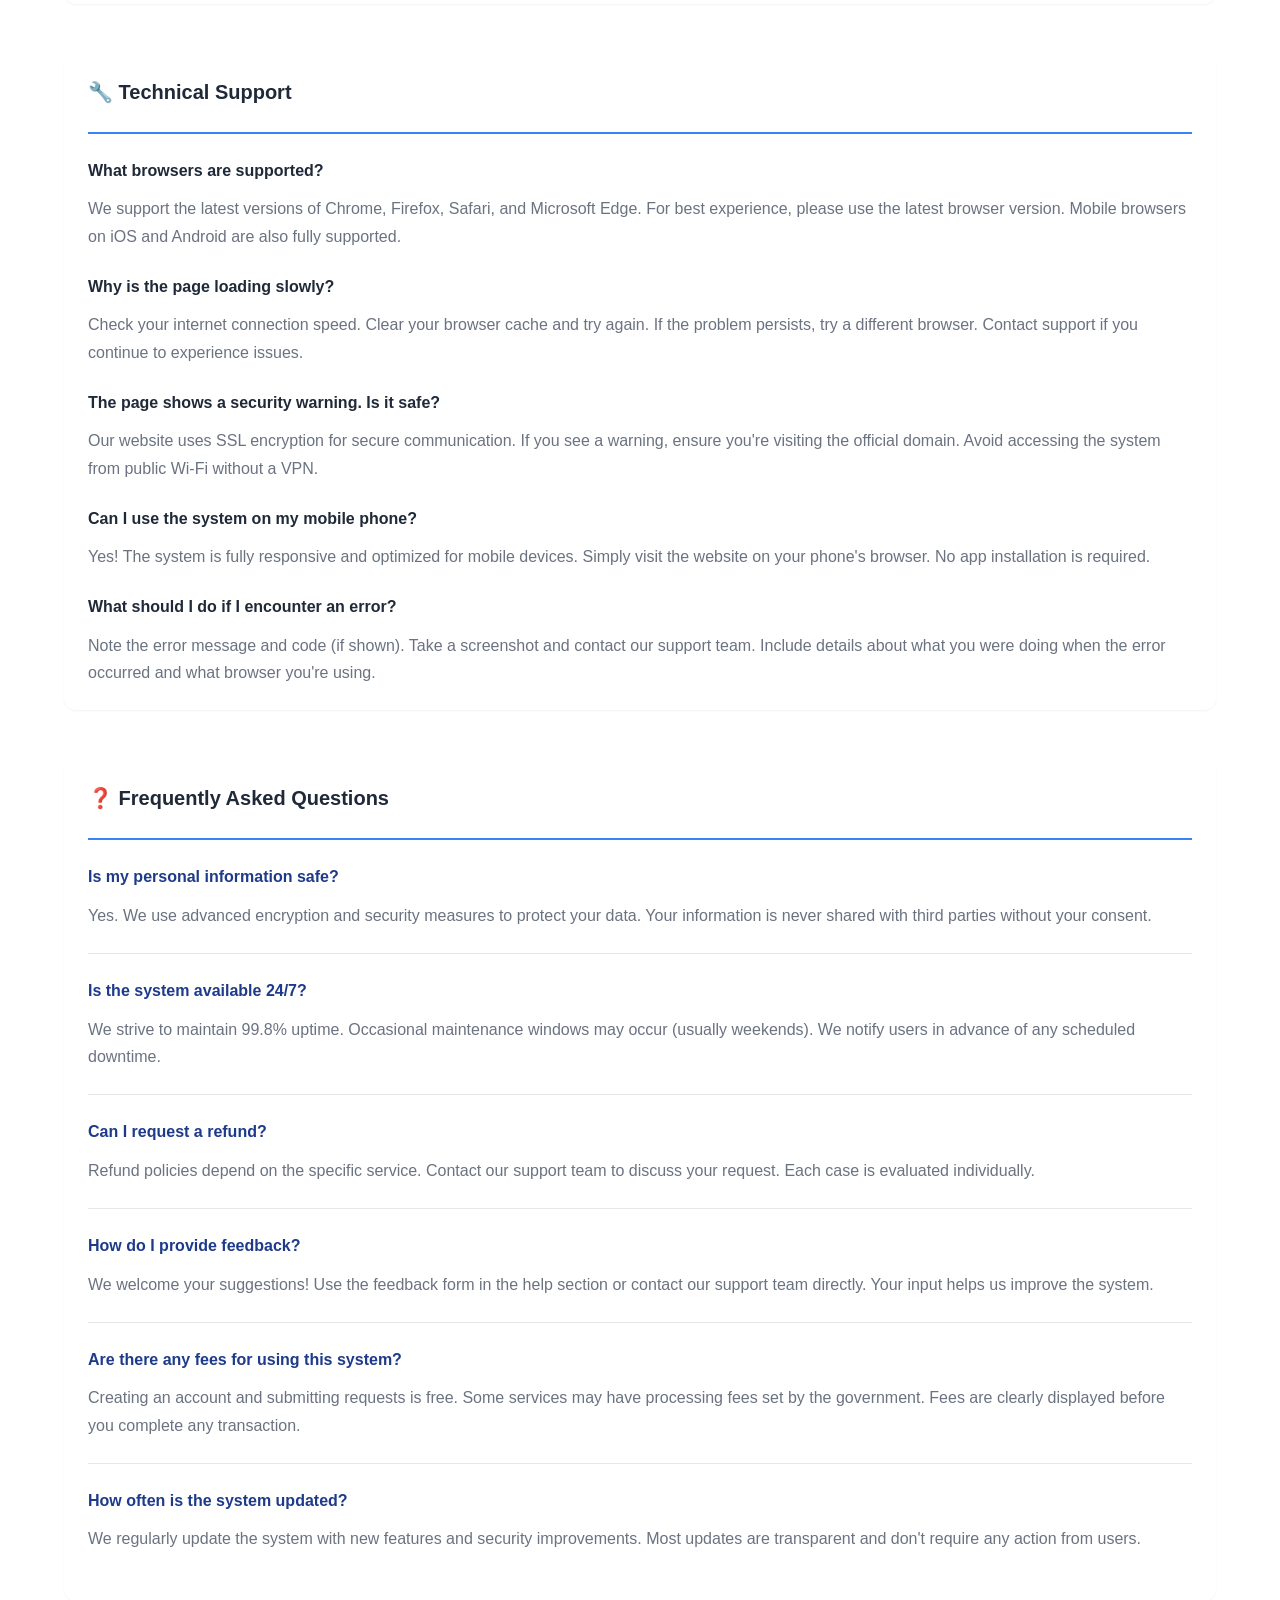
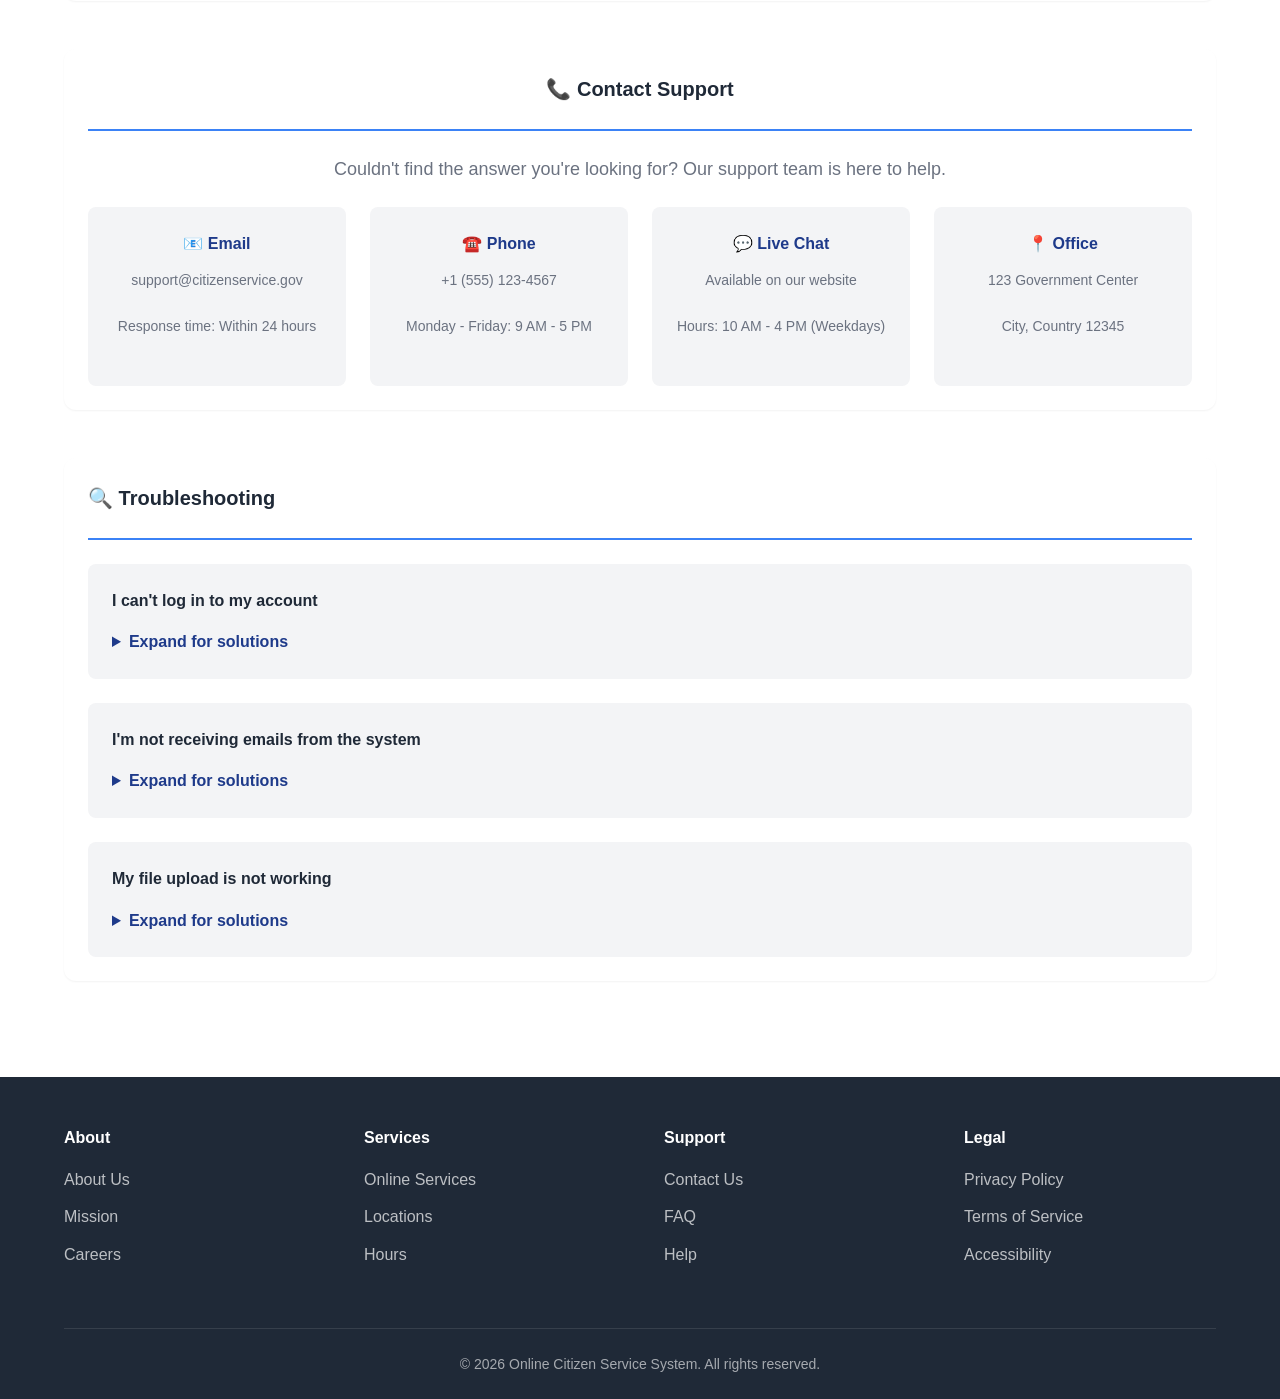
<file: help.html>
<!DOCTYPE html>
<html lang="en">
<head>
    <meta charset="UTF-8">
    <meta name="viewport" content="width=device-width, initial-scale=1.0">
    <title>Help & Support - Online Citizen Service System</title>
    <link rel="stylesheet" href="src/style.css">
</head>
<body class="help-page">
    <!-- Top Navigation Bar -->
    <nav class="navbar">
        <div class="navbar-container">
            <div class="navbar-logo">
                <span class="logo-icon">🏛️</span>
                <span>Citizen Service Portal</span>
            </div>

            <div class="navbar-menu">
                <a href="home.html" class="nav-link">Home</a>
                <a href="functions.html" class="nav-link">Features</a>
                <a href="help.html" class="nav-link active">Help</a>
            </div>

            <div class="navbar-user">
                <button id="userMenuBtn" class="user-menu-btn">
                    <span class="user-icon">👤</span>
                    <span id="userDisplayName">User</span>
                    <span class="dropdown-arrow">▼</span>
                </button>
                <div id="userMenu" class="dropdown-menu hidden">
                    <a href="#" class="dropdown-item" id="profileBtn">👤 Profile</a>
                    <a href="#" class="dropdown-item" id="settingsBtn">⚙️ Settings</a>
                    <hr>
                    <a href="#" class="dropdown-item" id="logoutBtn">🚪 Logout</a>
                </div>
            </div>
        </div>
    </nav>

    <!-- Notification Area -->
    <div id="notification" class="notification"></div>

    <!-- Main Content -->
    <main class="main-content">
        <div class="container">
            <!-- Page Header -->
            <section class="page-header">
                <h1>Help & Support Center</h1>
                <p>Find answers to common questions and learn how to use the system effectively</p>
            </section>

            <!-- Search Section -->
            <section class="help-search">
                <div class="search-container">
                    <input type="text" id="helpSearchInput" placeholder="Search help topics..." class="help-search-input">
                    <button class="btn btn-primary">Search</button>
                </div>
            </section>

            <!-- Help Sections -->
            <section class="help-content">
                <!-- Getting Started -->
                <div class="help-section">
                    <h2>📚 Getting Started</h2>
                    <div class="help-items">
                        <div class="help-item">
                            <h3>How do I create an account?</h3>
                            <p>To create an account, click on "Create one" link on the login page. Fill in your basic information including email, name, and password. Verify your email address and you're ready to start using the system.</p>
                        </div>
                        <div class="help-item">
                            <h3>How do I log in?</h3>
                            <p>Go to the login page and select whether you are a citizen or administrator. Enter your email/username and password, then click the Login button. Check "Remember me" if you want to stay logged in on this device.</p>
                        </div>
                        <div class="help-item">
                            <h3>What if I forgot my password?</h3>
                            <p>Click on "Forgot Password" link on the login page. Enter your email address and we'll send you a password reset link. Check your email and follow the instructions to create a new password.</p>
                        </div>
                        <div class="help-item">
                            <h3>How do I update my profile?</h3>
                            <p>Click on your user menu in the top-right corner and select "Profile". From there, you can update your personal information, contact details, and preferences. Remember to save your changes.</p>
                        </div>
                    </div>
                </div>

                <!-- Service Requests -->
                <div class="help-section">
                    <h2>📋 Service Requests</h2>
                    <div class="help-items">
                        <div class="help-item">
                            <h3>How do I submit a service request?</h3>
                            <p>Click on "Submit New Service Request" button on the home page. Select the service type, set priority level, provide a detailed description, and optionally attach supporting documents. Click "Submit Request" to complete the process.</p>
                        </div>
                        <div class="help-item">
                            <h3>What file types can I attach to my request?</h3>
                            <p>You can attach PDF, JPG, PNG, and DOC files. The maximum file size is 5MB per file. These documents will help us process your request more efficiently.</p>
                        </div>
                        <div class="help-item">
                            <h3>Can I edit a submitted request?</h3>
                            <p>Once submitted, you cannot edit your request directly. However, if your request is still in "Pending" status, contact our support team and we can help you modify it. Approved or completed requests cannot be changed.</p>
                        </div>
                        <div class="help-item">
                            <h3>How do I track my request status?</h3>
                            <p>Go to "My Service Requests" section from the home page or dashboard. You can see all your requests with their current status. Click on any request to view detailed information and processing updates.</p>
                        </div>
                        <div class="help-item">
                            <h3>How long does it take to process a request?</h3>
                            <p>Processing time depends on the service type. Standard requests typically take 3-5 business days. Priority requests may be processed faster. You'll receive email notifications for any status updates.</p>
                        </div>
                        <div class="help-item">
                            <h3>What do different request statuses mean?</h3>
                            <p><strong>Pending:</strong> Under review. <strong>Approved:</strong> Your request has been approved and is being processed. <strong>Completed:</strong> Request is done; you can collect/receive your service. <strong>Rejected:</strong> Request was not approved; check comments for reasons.</p>
                        </div>
                    </div>
                </div>

                <!-- Account Management -->
                <div class="help-section">
                    <h2>👤 Account Management</h2>
                    <div class="help-items">
                        <div class="help-item">
                            <h3>How do I change my password?</h3>
                            <p>Go to your profile settings by clicking your user menu and selecting "Profile". Look for "Change Password" option and enter your current password and new password. Make sure your new password is strong (at least 8 characters with numbers and symbols).</p>
                        </div>
                        <div class="help-item">
                            <h3>How do I delete my account?</h3>
                            <p>Account deletion is available in account settings. Note that this action is permanent and will remove all your data. Contact support if you need assistance with this process.</p>
                        </div>
                        <div class="help-item">
                            <h3>How do I deactivate notifications?</h3>
                            <p>Go to Settings from your user menu and adjust your notification preferences. You can choose to disable email notifications, in-app alerts, or both.</p>
                        </div>
                        <div class="help-item">
                            <h3>Can I have multiple accounts?</h3>
                            <p>Each person should maintain only one account. Multiple accounts may violate our terms of service. If you need to update your account information, use the profile update feature instead.</p>
                        </div>
                    </div>
                </div>

                <!-- Admin Help -->
                <div class="help-section">
                    <h2>⚙️ Administrator Guide</h2>
                    <div class="help-items">
                        <div class="help-item">
                            <h3>How do I add a new user?</h3>
                            <p>From the Admin Dashboard, go to "Manage Users" section. Click "Add New User" button. Fill in the user's details including name, email, role, and initial status. Click "Save User" to create the account.</p>
                        </div>
                        <div class="help-item">
                            <h3>How do I edit a user's information?</h3>
                            <p>In "Manage Users" section, find the user and click the edit button (pencil icon). Update the required information and click "Save Changes". The user will be notified of any important changes to their account.</p>
                        </div>
                        <div class="help-item">
                            <h3>How do I delete a user?</h3>
                            <p>Select the user from the users list and click the delete button (trash icon). Confirm the deletion action. Note: This will deactivate the account but preserve historical data for records.</p>
                        </div>
                        <div class="help-item">
                            <h3>How do I process service requests?</h3>
                            <p>Go to "Service Requests" section. Review pending requests, click on any request to view details. Click "Update Status" to approve, complete, or reject the request. Add comments to explain your decision.</p>
                        </div>
                        <div class="help-item">
                            <h3>How do I generate reports?</h3>
                            <p>From the Admin Dashboard, go to "Reports" section. Choose the report type (users, requests, or system performance). Customize the date range and filters as needed. Click "Download Report" to export as PDF.</p>
                        </div>
                        <div class="help-item">
                            <h3>How do I configure system settings?</h3>
                            <p>Go to "Settings" section in the Admin Dashboard. Update general settings, email configuration, security settings, and notification preferences. Click "Save Changes" for each setting group.</p>
                        </div>
                    </div>
                </div>

                <!-- Technical Support -->
                <div class="help-section">
                    <h2>🔧 Technical Support</h2>
                    <div class="help-items">
                        <div class="help-item">
                            <h3>What browsers are supported?</h3>
                            <p>We support the latest versions of Chrome, Firefox, Safari, and Microsoft Edge. For best experience, please use the latest browser version. Mobile browsers on iOS and Android are also fully supported.</p>
                        </div>
                        <div class="help-item">
                            <h3>Why is the page loading slowly?</h3>
                            <p>Check your internet connection speed. Clear your browser cache and try again. If the problem persists, try a different browser. Contact support if you continue to experience issues.</p>
                        </div>
                        <div class="help-item">
                            <h3>The page shows a security warning. Is it safe?</h3>
                            <p>Our website uses SSL encryption for secure communication. If you see a warning, ensure you're visiting the official domain. Avoid accessing the system from public Wi-Fi without a VPN.</p>
                        </div>
                        <div class="help-item">
                            <h3>Can I use the system on my mobile phone?</h3>
                            <p>Yes! The system is fully responsive and optimized for mobile devices. Simply visit the website on your phone's browser. No app installation is required.</p>
                        </div>
                        <div class="help-item">
                            <h3>What should I do if I encounter an error?</h3>
                            <p>Note the error message and code (if shown). Take a screenshot and contact our support team. Include details about what you were doing when the error occurred and what browser you're using.</p>
                        </div>
                    </div>
                </div>

                <!-- FAQ -->
                <div class="help-section">
                    <h2>❓ Frequently Asked Questions</h2>
                    <div class="faq-items">
                        <div class="faq-item">
                            <h3>Is my personal information safe?</h3>
                            <p>Yes. We use advanced encryption and security measures to protect your data. Your information is never shared with third parties without your consent.</p>
                        </div>
                        <div class="faq-item">
                            <h3>Is the system available 24/7?</h3>
                            <p>We strive to maintain 99.8% uptime. Occasional maintenance windows may occur (usually weekends). We notify users in advance of any scheduled downtime.</p>
                        </div>
                        <div class="faq-item">
                            <h3>Can I request a refund?</h3>
                            <p>Refund policies depend on the specific service. Contact our support team to discuss your request. Each case is evaluated individually.</p>
                        </div>
                        <div class="faq-item">
                            <h3>How do I provide feedback?</h3>
                            <p>We welcome your suggestions! Use the feedback form in the help section or contact our support team directly. Your input helps us improve the system.</p>
                        </div>
                        <div class="faq-item">
                            <h3>Are there any fees for using this system?</h3>
                            <p>Creating an account and submitting requests is free. Some services may have processing fees set by the government. Fees are clearly displayed before you complete any transaction.</p>
                        </div>
                        <div class="faq-item">
                            <h3>How often is the system updated?</h3>
                            <p>We regularly update the system with new features and security improvements. Most updates are transparent and don't require any action from users.</p>
                        </div>
                    </div>
                </div>

                <!-- Contact Support -->
                <div class="help-section contact-section">
                    <h2>📞 Contact Support</h2>
                    <p>Couldn't find the answer you're looking for? Our support team is here to help.</p>
                    <div class="contact-methods">
                        <div class="contact-card">
                            <h3>📧 Email</h3>
                            <p>support@citizenservice.gov</p>
                            <p>Response time: Within 24 hours</p>
                        </div>
                        <div class="contact-card">
                            <h3>☎️ Phone</h3>
                            <p>+1 (555) 123-4567</p>
                            <p>Monday - Friday: 9 AM - 5 PM</p>
                        </div>
                        <div class="contact-card">
                            <h3>💬 Live Chat</h3>
                            <p>Available on our website</p>
                            <p>Hours: 10 AM - 4 PM (Weekdays)</p>
                        </div>
                        <div class="contact-card">
                            <h3>📍 Office</h3>
                            <p>123 Government Center</p>
                            <p>City, Country 12345</p>
                        </div>
                    </div>
                </div>

                <!-- Troubleshooting -->
                <div class="help-section">
                    <h2>🔍 Troubleshooting</h2>
                    <div class="troubleshooting-list">
                        <div class="troubleshooting-item">
                            <h3>I can't log in to my account</h3>
                            <details>
                                <summary>Expand for solutions</summary>
                                <ul>
                                    <li>Verify that you're using the correct email/username</li>
                                    <li>Check that Caps Lock is not on when entering your password</li>
                                    <li>Reset your password using "Forgot Password" option</li>
                                    <li>Clear browser cache and cookies</li>
                                    <li>Try a different browser</li>
                                    <li>Contact support if the issue persists</li>
                                </ul>
                            </details>
                        </div>
                        <div class="troubleshooting-item">
                            <h3>I'm not receiving emails from the system</h3>
                            <details>
                                <summary>Expand for solutions</summary>
                                <ul>
                                    <li>Check your spam/junk folder</li>
                                    <li>Verify your email address is correct in your profile</li>
                                    <li>Check notification settings - ensure emails are enabled</li>
                                    <li>Try submitting a test request</li>
                                    <li>Contact support to verify your email configuration</li>
                                </ul>
                            </details>
                        </div>
                        <div class="troubleshooting-item">
                            <h3>My file upload is not working</h3>
                            <details>
                                <summary>Expand for solutions</summary>
                                <ul>
                                    <li>Check that file is less than 5MB</li>
                                    <li>Verify file format is PDF, JPG, PNG, or DOC</li>
                                    <li>Try a different file</li>
                                    <li>Clear browser cache and try again</li>
                                    <li>Try a different browser</li>
                                    <li>Contact support if issue continues</li>
                                </ul>
                            </details>
                        </div>
                    </div>
                </div>
            </section>
        </div>
    </main>

    <!-- Footer -->
    <footer class="footer">
        <div class="container">
            <div class="footer-content">
                <div class="footer-section">
                    <h4>About</h4>
                    <ul>
                        <li><a href="#">About Us</a></li>
                        <li><a href="#">Mission</a></li>
                        <li><a href="#">Careers</a></li>
                    </ul>
                </div>
                <div class="footer-section">
                    <h4>Services</h4>
                    <ul>
                        <li><a href="#">Online Services</a></li>
                        <li><a href="#">Locations</a></li>
                        <li><a href="#">Hours</a></li>
                    </ul>
                </div>
                <div class="footer-section">
                    <h4>Support</h4>
                    <ul>
                        <li><a href="#">Contact Us</a></li>
                        <li><a href="#">FAQ</a></li>
                        <li><a href="#">Help</a></li>
                    </ul>
                </div>
                <div class="footer-section">
                    <h4>Legal</h4>
                    <ul>
                        <li><a href="#">Privacy Policy</a></li>
                        <li><a href="#">Terms of Service</a></li>
                        <li><a href="#">Accessibility</a></li>
                    </ul>
                </div>
            </div>
            <div class="footer-bottom">
                <p>&copy; 2026 Online Citizen Service System. All rights reserved.</p>
            </div>
        </div>
    </footer>

    <script src="src/script.js"></script>
</body>
</html>
</file>
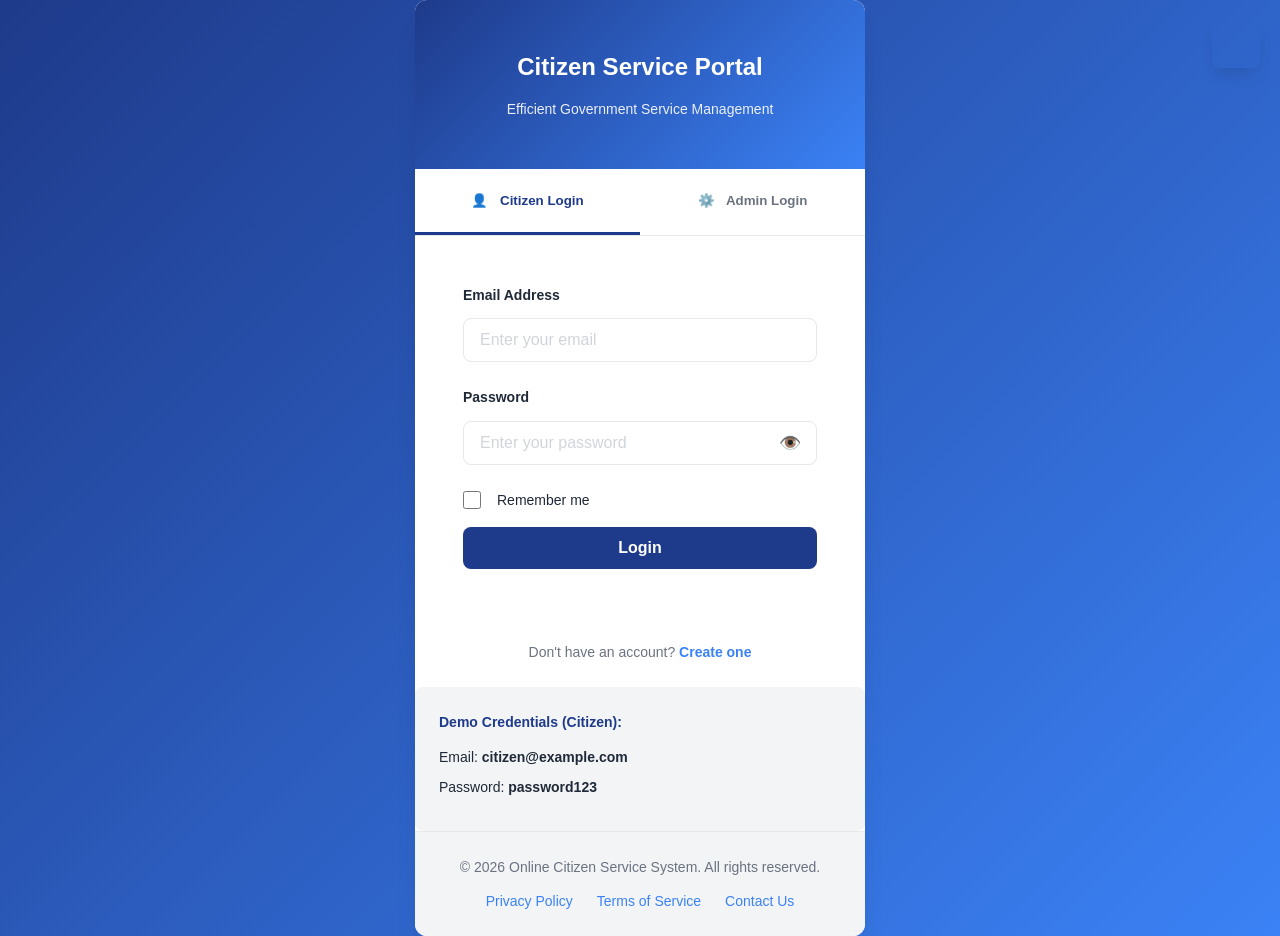
<file: home.html>
<!DOCTYPE html>
<html lang="en">
<head>
    <meta charset="UTF-8">
    <meta name="viewport" content="width=device-width, initial-scale=1.0">
    <title>Home - Online Citizen Service System</title>
    <link rel="stylesheet" href="src/style.css">
</head>
<body class="home-page">
    <!-- Top Navigation Bar -->
    <nav class="navbar">
        <div class="navbar-container">
            <div class="navbar-logo">
                <span class="logo-icon">🏛️</span>
                <span>Citizen Service Portal</span>
            </div>

            <div class="navbar-menu">
                <a href="home.html" class="nav-link active">Home</a>
                <a href="functions.html" class="nav-link">Features</a>
                <a href="help.html" class="nav-link">Help</a>
            </div>

            <div class="navbar-user">
                <button id="userMenuBtn" class="user-menu-btn">
                    <span class="user-icon">👤</span>
                    <span id="userDisplayName">User</span>
                    <span class="dropdown-arrow">▼</span>
                </button>
                <div id="userMenu" class="dropdown-menu hidden">
                    <a href="#" class="dropdown-item" id="profileBtn">👤 Profile</a>
                    <a href="#" class="dropdown-item" id="settingsBtn">⚙️ Settings</a>
                    <hr>
                    <a href="#" class="dropdown-item" id="logoutBtn">🚪 Logout</a>
                </div>
            </div>
        </div>
    </nav>

    <!-- Notification Area -->
    <div id="notification" class="notification"></div>

    <!-- Main Content -->
    <main class="main-content">
        <div class="container">
            <!-- Welcome Section -->
            <section class="welcome-section">
                <div class="welcome-card">
                    <h1 id="welcomeTitle">Welcome to Citizen Service Portal</h1>
                    <p id="welcomeMessage">Manage your service requests and access government services efficiently</p>
                    <button class="btn btn-primary" id="newServiceBtn">
                        <span>+</span> Submit New Service Request
                    </button>
                </div>
            </section>

            <!-- Dashboard Stats (Logged In) -->
            <section id="dashboardStats" class="dashboard-stats hidden">
                <div class="stat-card">
                    <div class="stat-icon">📋</div>
                    <div class="stat-content">
                        <h3 id="totalRequestsCount">0</h3>
                        <p>Total Requests</p>
                    </div>
                </div>
                <div class="stat-card">
                    <div class="stat-icon">✅</div>
                    <div class="stat-content">
                        <h3 id="completedRequestsCount">0</h3>
                        <p>Completed</p>
                    </div>
                </div>
                <div class="stat-card">
                    <div class="stat-icon">⏳</div>
                    <div class="stat-content">
                        <h3 id="pendingRequestsCount">0</h3>
                        <p>Pending</p>
                    </div>
                </div>
                <div class="stat-card">
                    <div class="stat-icon">⚠️</div>
                    <div class="stat-content">
                        <h3 id="rejectedRequestsCount">0</h3>
                        <p>Rejected</p>
                    </div>
                </div>
            </section>

            <!-- Quick Links Section -->
            <section class="quick-links-section">
                <h2>Quick Actions</h2>
                <div class="quick-links-grid">
                    <div class="quick-link-card" id="myRequestsLink">
                        <div class="icon">📊</div>
                        <h3>My Service Requests</h3>
                        <p>View and track your requests</p>
                    </div>
                    <div class="quick-link-card" id="newRequestLink">
                        <div class="icon">➕</div>
                        <h3>Submit New Request</h3>
                        <p>Create a new service request</p>
                    </div>
                    <div class="quick-link-card" id="profileLink">
                        <div class="icon">👤</div>
                        <h3>My Profile</h3>
                        <p>Manage your account information</p>
                    </div>
                    <div class="quick-link-card" id="helpLink">
                        <div class="icon">❓</div>
                        <h3>Help & Support</h3>
                        <p>Get assistance and FAQs</p>
                    </div>
                </div>
            </section>

            <!-- Recent Requests Section (Logged In) -->
            <section id="recentRequestsSection" class="recent-requests-section hidden">
                <div class="section-header">
                    <h2>Recent Service Requests</h2>
                    <a href="#" class="link">View All</a>
                </div>
                <table id="recentRequestsTable" class="requests-table">
                    <thead>
                        <tr>
                            <th>Request ID</th>
                            <th>Type</th>
                            <th>Date</th>
                            <th>Status</th>
                            <th>Action</th>
                        </tr>
                    </thead>
                    <tbody>
                        <!-- Populated by JavaScript -->
                    </tbody>
                </table>
            </section>

            <!-- Announcements Section -->
            <section class="announcements-section">
                <h2>Important Announcements</h2>
                <div class="announcements-list">
                    <div class="announcement-card">
                        <div class="announcement-date">June 05, 2026</div>
                        <h3>System Maintenance Scheduled</h3>
                        <p>The system will undergo maintenance on Sunday 11 PM - Monday 2 AM. Services may be unavailable during this time.</p>
                    </div>
                    <div class="announcement-card">
                        <div class="announcement-date">June 03, 2026</div>
                        <h3>New Online Payment Option Available</h3>
                        <p>You can now pay your service fees online using credit cards and digital wallets for faster processing.</p>
                    </div>
                    <div class="announcement-card">
                        <div class="announcement-date">May 30, 2026</div>
                        <h3>Mobile App Now Available</h3>
                        <p>Download our mobile application to manage your service requests on the go with easy notifications.</p>
                    </div>
                </div>
            </section>
        </div>
    </main>

    <!-- Service Request Modal -->
    <div id="serviceModal" class="modal hidden">
        <div class="modal-content">
            <div class="modal-header">
                <h2>Submit New Service Request</h2>
                <button class="modal-close" aria-label="Close modal">&times;</button>
            </div>
            <form id="serviceForm" class="modal-body">
                <div class="form-group">
                    <label for="serviceType">Service Type *</label>
                    <select id="serviceType" name="serviceType" required>
                        <option value="">Select a service</option>
                        <option value="license">License Application</option>
                        <option value="permit">Permit Request</option>
                        <option value="certificate">Certificate Request</option>
                        <option value="utility">Utility Bill Support</option>
                        <option value="complaint">File a Complaint</option>
                        <option value="other">Other</option>
                    </select>
                </div>

                <div class="form-group">
                    <label for="servicePriority">Priority Level</label>
                    <select id="servicePriority" name="priority">
                        <option value="low">Low</option>
                        <option value="medium" selected>Medium</option>
                        <option value="high">High</option>
                    </select>
                </div>

                <div class="form-group">
                    <label for="serviceDescription">Description *</label>
                    <textarea 
                        id="serviceDescription" 
                        name="description" 
                        placeholder="Describe your service request in detail"
                        rows="5"
                        required
                    ></textarea>
                </div>

                <div class="form-group">
                    <label for="serviceAttachment">Attachment (Optional)</label>
                    <input type="file" id="serviceAttachment" name="attachment">
                    <small>Max file size: 5MB. Accepted formats: PDF, JPG, PNG</small>
                </div>

                <div class="form-group checkbox">
                    <input type="checkbox" id="agreeTerms" name="agreeTerms" required>
                    <label for="agreeTerms">I agree to the terms and conditions</label>
                </div>

                <div class="modal-footer">
                    <button type="button" class="btn btn-secondary" id="cancelServiceBtn">Cancel</button>
                    <button type="submit" class="btn btn-primary">Submit Request</button>
                </div>
            </form>
        </div>
    </div>

    <!-- Profile Modal -->
    <div id="profileModal" class="modal hidden">
        <div class="modal-content modal-lg">
            <div class="modal-header">
                <h2>My Profile</h2>
                <button class="modal-close" aria-label="Close modal">&times;</button>
            </div>
            <div class="modal-body">
                <div class="profile-section">
                    <div class="profile-header">
                        <div class="profile-avatar">👤</div>
                        <div class="profile-info">
                            <h3 id="profileName">John Doe</h3>
                            <p id="profileRole">Citizen</p>
                        </div>
                    </div>
                </div>

                <div class="profile-details">
                    <h3>Personal Information</h3>
                    <div class="detail-grid">
                        <div class="detail-item">
                            <label>Email</label>
                            <p id="profileEmail">citizen@example.com</p>
                        </div>
                        <div class="detail-item">
                            <label>Phone</label>
                            <p id="profilePhone">+1 (555) 123-4567</p>
                        </div>
                        <div class="detail-item">
                            <label>Date of Birth</label>
                            <p id="profileDOB">January 15, 1990</p>
                        </div>
                        <div class="detail-item">
                            <label>Citizen ID</label>
                            <p id="profileID">ID-123456789</p>
                        </div>
                        <div class="detail-item">
                            <label>Address</label>
                            <p id="profileAddress">123 Main Street, City, Country</p>
                        </div>
                        <div class="detail-item">
                            <label>Member Since</label>
                            <p id="profileJoinDate">March 10, 2020</p>
                        </div>
                    </div>
                </div>

                <div class="profile-section">
                    <h3>Account Settings</h3>
                    <button class="btn btn-secondary">Change Password</button>
                    <button class="btn btn-secondary">Update Profile</button>
                </div>
            </div>
            <div class="modal-footer">
                <button type="button" class="btn btn-secondary" id="closeProfileBtn">Close</button>
            </div>
        </div>
    </div>

    <!-- Footer -->
    <footer class="footer">
        <div class="container">
            <div class="footer-content">
                <div class="footer-section">
                    <h4>About</h4>
                    <ul>
                        <li><a href="#">About Us</a></li>
                        <li><a href="#">Mission</a></li>
                        <li><a href="#">Careers</a></li>
                    </ul>
                </div>
                <div class="footer-section">
                    <h4>Services</h4>
                    <ul>
                        <li><a href="#">Online Services</a></li>
                        <li><a href="#">Locations</a></li>
                        <li><a href="#">Hours</a></li>
                    </ul>
                </div>
                <div class="footer-section">
                    <h4>Support</h4>
                    <ul>
                        <li><a href="#">Contact Us</a></li>
                        <li><a href="#">FAQ</a></li>
                        <li><a href="#">Help</a></li>
                    </ul>
                </div>
                <div class="footer-section">
                    <h4>Legal</h4>
                    <ul>
                        <li><a href="#">Privacy Policy</a></li>
                        <li><a href="#">Terms of Service</a></li>
                        <li><a href="#">Accessibility</a></li>
                    </ul>
                </div>
            </div>
            <div class="footer-bottom">
                <p>&copy; 2026 Online Citizen Service System. All rights reserved.</p>
            </div>
        </div>
    </footer>

    <script src="src/script.js"></script>
</body>
</html>
</file>
<file: src/style.css>
/* ==========================================
   GLOBAL STYLES & VARIABLES
   ========================================== */

:root {
    /* Colors - Government Theme */
    --primary-color: #1e3a8a;
    --secondary-color: #3b82f6;
    --accent-color: #06b6d4;
    --success-color: #10b981;
    --warning-color: #f59e0b;
    --danger-color: #ef4444;
    --light-gray: #f3f4f6;
    --medium-gray: #d1d5db;
    --dark-gray: #4b5563;
    --text-dark: #1f2937;
    --text-light: #6b7280;
    --border-color: #e5e7eb;

    /* Spacing */
    --spacing-xs: 0.5rem;
    --spacing-sm: 0.75rem;
    --spacing-md: 1rem;
    --spacing-lg: 1.5rem;
    --spacing-xl: 2rem;
    --spacing-2xl: 3rem;

    /* Border Radius */
    --radius-sm: 0.375rem;
    --radius-md: 0.5rem;
    --radius-lg: 0.75rem;

    /* Shadows */
    --shadow-sm: 0 1px 2px 0 rgba(0, 0, 0, 0.05);
    --shadow-md: 0 4px 6px -1px rgba(0, 0, 0, 0.1);
    --shadow-lg: 0 10px 15px -3px rgba(0, 0, 0, 0.1);
    --shadow-xl: 0 20px 25px -5px rgba(0, 0, 0, 0.1);

    /* Typography */
    --font-family: -apple-system, BlinkMacSystemFont, 'Segoe UI', Roboto, 'Helvetica Neue', Arial, sans-serif;
    --font-size-xs: 0.75rem;
    --font-size-sm: 0.875rem;
    --font-size-base: 1rem;
    --font-size-lg: 1.125rem;
    --font-size-xl: 1.25rem;
    --font-size-2xl: 1.5rem;
    --font-size-3xl: 1.875rem;

    /* Transitions */
    --transition-fast: 150ms ease;
    --transition-base: 300ms ease;
    --transition-slow: 500ms ease;
}

* {
    margin: 0;
    padding: 0;
    box-sizing: border-box;
}

html {
    scroll-behavior: smooth;
}

body {
    font-family: var(--font-family);
    font-size: var(--font-size-base);
    color: var(--text-dark);
    background-color: #ffffff;
    line-height: 1.6;
}

/* ==========================================
   UTILITY CLASSES
   ========================================== */

.container {
    max-width: 1200px;
    margin: 0 auto;
    padding: 0 var(--spacing-lg);
}

.hidden {
    display: none !important;
}

.text-center {
    text-align: center;
}

.mt-1 { margin-top: var(--spacing-xs); }
.mt-2 { margin-top: var(--spacing-sm); }
.mt-3 { margin-top: var(--spacing-md); }
.mt-4 { margin-top: var(--spacing-lg); }

.mb-1 { margin-bottom: var(--spacing-xs); }
.mb-2 { margin-bottom: var(--spacing-sm); }
.mb-3 { margin-bottom: var(--spacing-md); }
.mb-4 { margin-bottom: var(--spacing-lg); }

/* ==========================================
   BUTTONS
   ========================================== */

.btn {
    display: inline-block;
    padding: var(--spacing-sm) var(--spacing-lg);
    border: none;
    border-radius: var(--radius-md);
    font-size: var(--font-size-base);
    font-weight: 600;
    cursor: pointer;
    transition: all var(--transition-base);
    text-decoration: none;
    text-align: center;
    font-family: var(--font-family);

    &:hover {
        transform: translateY(-2px);
        box-shadow: var(--shadow-lg);
    }

    &:active {
        transform: translateY(0);
    }

    &:disabled {
        opacity: 0.6;
        cursor: not-allowed;
        transform: none;
    }
}

.btn-primary {
    background-color: var(--primary-color);
    color: white;

    &:hover {
        background-color: #153e75;
    }
}

.btn-secondary {
    background-color: var(--light-gray);
    color: var(--text-dark);
    border: 1px solid var(--border-color);

    &:hover {
        background-color: #e5e7eb;
    }
}

.btn-small {
    padding: var(--spacing-xs) var(--spacing-md);
    font-size: var(--font-size-sm);
}

.btn-block {
    width: 100%;
}

/* ==========================================
   LOGIN PAGE STYLES
   ========================================== */

.login-page {
    background: linear-gradient(135deg, var(--primary-color) 0%, var(--secondary-color) 100%);
    min-height: 100vh;
    display: flex;
    align-items: center;
    justify-content: center;
}

.login-container {
    position: relative;
    width: 100%;
    max-width: 450px;
}

.login-card {
    background: white;
    border-radius: var(--radius-lg);
    box-shadow: var(--shadow-xl);
    overflow: hidden;
}

.login-header {
    background: linear-gradient(135deg, var(--primary-color) 0%, var(--secondary-color) 100%);
    color: white;
    padding: var(--spacing-2xl);
    text-align: center;

    h1 {
        font-size: var(--font-size-2xl);
        margin-bottom: var(--spacing-sm);
    }

    .subtitle {
        font-size: var(--font-size-sm);
        opacity: 0.9;
    }
}

.login-tabs {
    display: flex;
    border-bottom: 1px solid var(--border-color);
}

.tab-btn {
    flex: 1;
    padding: var(--spacing-lg);
    background: none;
    border: none;
    cursor: pointer;
    font-weight: 600;
    color: var(--text-light);
    transition: all var(--transition-base);
    border-bottom: 3px solid transparent;

    .icon {
        margin-right: var(--spacing-xs);
    }

    &.active {
        color: var(--primary-color);
        border-bottom-color: var(--primary-color);
    }

    &:hover {
        background-color: var(--light-gray);
    }
}

.tab-content {
    display: none;

    &.active {
        display: block;
    }
}

.login-form {
    padding: var(--spacing-2xl);
}

.form-group {
    margin-bottom: var(--spacing-lg);

    label {
        display: block;
        margin-bottom: var(--spacing-sm);
        font-weight: 600;
        color: var(--text-dark);
        font-size: var(--font-size-sm);
    }

    input[type="email"],
    input[type="password"],
    input[type="text"],
    input[type="tel"],
    input[type="number"],
    select,
    textarea {
        width: 100%;
        padding: var(--spacing-sm) var(--spacing-md);
        border: 1px solid var(--border-color);
        border-radius: var(--radius-md);
        font-size: var(--font-size-base);
        font-family: var(--font-family);
        transition: border-color var(--transition-base);

        &:focus {
            outline: none;
            border-color: var(--secondary-color);
            box-shadow: 0 0 0 3px rgba(59, 130, 246, 0.1);
        }

        &::placeholder {
            color: var(--medium-gray);
        }
    }

    &.checkbox {
        display: flex;
        align-items: center;
        margin-bottom: var(--spacing-md);

        input[type="checkbox"] {
            width: 18px;
            height: 18px;
            margin-right: var(--spacing-md);
            cursor: pointer;
        }

        label {
            margin-bottom: 0;
            font-weight: 400;
            cursor: pointer;
        }
    }
}

.password-field {
    position: relative;
    display: flex;
    align-items: center;

    input {
        flex: 1;
    }

    .toggle-password {
        position: absolute;
        right: var(--spacing-md);
        background: none;
        border: none;
        cursor: pointer;
        font-size: var(--font-size-lg);
    }
}

.error-message {
    color: var(--danger-color);
    font-size: var(--font-size-sm);
    margin-top: var(--spacing-xs);
    display: block;
}

.form-footer {
    text-align: center;
    margin-top: var(--spacing-lg);
    font-size: var(--font-size-sm);
    color: var(--text-light);

    .link {
        color: var(--secondary-color);
        text-decoration: none;
        font-weight: 600;

        &:hover {
            text-decoration: underline;
        }
    }
}

.demo-credentials {
    background-color: var(--light-gray);
    padding: var(--spacing-lg);
    border-radius: var(--radius-md);
    margin-top: var(--spacing-lg);
    font-size: var(--font-size-sm);

    h4 {
        margin-bottom: var(--spacing-sm);
        color: var(--primary-color);
    }

    p {
        margin: var(--spacing-xs) 0;
    }

    strong {
        color: var(--text-dark);
    }
}

.login-footer {
    background-color: var(--light-gray);
    padding: var(--spacing-lg);
    text-align: center;
    border-top: 1px solid var(--border-color);
    font-size: var(--font-size-sm);
    color: var(--text-light);

    p {
        margin-bottom: var(--spacing-sm);
    }

    .footer-links {
        display: flex;
        justify-content: center;
        gap: var(--spacing-lg);

        a {
            color: var(--secondary-color);
            text-decoration: none;

            &:hover {
                text-decoration: underline;
            }
        }
    }
}

/* ==========================================
   NOTIFICATION
   ========================================== */

.notification {
    position: fixed;
    top: 20px;
    right: 20px;
    max-width: 400px;
    padding: var(--spacing-lg);
    border-radius: var(--radius-md);
    box-shadow: var(--shadow-lg);
    animation: slideIn 300ms ease;
    z-index: 1000;

    &.hidden {
        display: none;
    }

    &.success {
        background-color: #d1fae5;
        color: #065f46;
        border: 1px solid #6ee7b7;
    }

    &.error {
        background-color: #fee2e2;
        color: #7f1d1d;
        border: 1px solid #fca5a5;
    }

    &.info {
        background-color: #dbeafe;
        color: #082f49;
        border: 1px solid #93c5fd;
    }
}

@keyframes slideIn {
    from {
        transform: translateX(100%);
        opacity: 0;
    }
    to {
        transform: translateX(0);
        opacity: 1;
    }
}

/* ==========================================
   NAVIGATION BAR
   ========================================== */

.navbar {
    background: linear-gradient(135deg, var(--primary-color) 0%, var(--secondary-color) 100%);
    padding: var(--spacing-md) var(--spacing-lg);
    box-shadow: var(--shadow-md);
    position: sticky;
    top: 0;
    z-index: 100;
}

.navbar-container {
    max-width: 1400px;
    margin: 0 auto;
    display: flex;
    justify-content: space-between;
    align-items: center;
}

.navbar-logo {
    display: flex;
    align-items: center;
    color: white;
    font-size: var(--font-size-xl);
    font-weight: 700;
    gap: var(--spacing-md);

    .logo-icon {
        font-size: 1.75rem;
    }
}

.navbar-menu {
    display: flex;
    gap: var(--spacing-2xl);

    .nav-link {
        color: white;
        text-decoration: none;
        font-weight: 500;
        padding-bottom: var(--spacing-sm);
        border-bottom: 2px solid transparent;
        transition: border-color var(--transition-base);

        &:hover,
        &.active {
            border-bottom-color: white;
        }
    }
}

.navbar-user {
    position: relative;
}

.user-menu-btn {
    background: rgba(255, 255, 255, 0.2);
    color: white;
    border: 1px solid rgba(255, 255, 255, 0.3);
    padding: var(--spacing-sm) var(--spacing-lg);
    border-radius: var(--radius-md);
    cursor: pointer;
    display: flex;
    align-items: center;
    gap: var(--spacing-sm);
    font-size: var(--font-size-base);
    transition: all var(--transition-base);

    &:hover {
        background: rgba(255, 255, 255, 0.3);
    }

    .user-icon {
        font-size: 1.25rem;
    }

    .dropdown-arrow {
        font-size: 0.75rem;
    }
}

.dropdown-menu {
    position: absolute;
    top: 100%;
    right: 0;
    background: white;
    border-radius: var(--radius-md);
    box-shadow: var(--shadow-lg);
    min-width: 200px;
    margin-top: var(--spacing-sm);
    overflow: hidden;

    &.hidden {
        display: none;
    }

    .dropdown-item {
        display: block;
        padding: var(--spacing-md) var(--spacing-lg);
        color: var(--text-dark);
        text-decoration: none;
        transition: background-color var(--transition-fast);

        &:hover {
            background-color: var(--light-gray);
        }
    }

    hr {
        border: none;
        height: 1px;
        background-color: var(--border-color);
    }
}

/* ==========================================
   HOME PAGE STYLES
   ========================================== */

.main-content {
    padding: var(--spacing-2xl) 0;
    min-height: calc(100vh - 200px);
}

.welcome-section {
    margin-bottom: var(--spacing-2xl);
}

.welcome-card {
    background: linear-gradient(135deg, var(--primary-color) 0%, var(--secondary-color) 100%);
    color: white;
    padding: var(--spacing-2xl);
    border-radius: var(--radius-lg);
    text-align: center;

    h1 {
        font-size: var(--font-size-3xl);
        margin-bottom: var(--spacing-md);
    }

    p {
        font-size: var(--font-size-lg);
        margin-bottom: var(--spacing-lg);
        opacity: 0.95;
    }
}

/* ==========================================
   DASHBOARD STATS
   ========================================== */

.dashboard-stats {
    display: grid;
    grid-template-columns: repeat(auto-fit, minmax(250px, 1fr));
    gap: var(--spacing-lg);
    margin-bottom: var(--spacing-2xl);
}

.stat-card {
    background: white;
    border: 1px solid var(--border-color);
    padding: var(--spacing-lg);
    border-radius: var(--radius-lg);
    display: flex;
    align-items: center;
    gap: var(--spacing-lg);
    transition: all var(--transition-base);

    &:hover {
        box-shadow: var(--shadow-lg);
        border-color: var(--secondary-color);
    }

    .stat-icon {
        font-size: 2.5rem;
        min-width: 60px;
        text-align: center;
    }

    .stat-content {
        flex: 1;

        h3 {
            font-size: var(--font-size-2xl);
            color: var(--primary-color);
            margin-bottom: var(--spacing-xs);
        }

        p {
            color: var(--text-light);
            font-size: var(--font-size-sm);
        }
    }
}

/* ==========================================
   QUICK LINKS
   ========================================== */

.quick-links-section {
    margin-bottom: var(--spacing-2xl);

    h2 {
        font-size: var(--font-size-2xl);
        margin-bottom: var(--spacing-lg);
    }
}

.quick-links-grid {
    display: grid;
    grid-template-columns: repeat(auto-fit, minmax(250px, 1fr));
    gap: var(--spacing-lg);
}

.quick-link-card {
    background: white;
    border: 2px solid var(--border-color);
    padding: var(--spacing-lg);
    border-radius: var(--radius-lg);
    text-align: center;
    cursor: pointer;
    transition: all var(--transition-base);

    &:hover {
        border-color: var(--secondary-color);
        box-shadow: var(--shadow-lg);
        transform: translateY(-4px);
    }

    .icon {
        font-size: 3rem;
        margin-bottom: var(--spacing-md);
    }

    h3 {
        font-size: var(--font-size-lg);
        margin-bottom: var(--spacing-sm);
        color: var(--text-dark);
    }

    p {
        color: var(--text-light);
        font-size: var(--font-size-sm);
    }
}

/* ==========================================
   TABLES
   ========================================== */

.requests-table,
.admin-table {
    width: 100%;
    border-collapse: collapse;
    margin-top: var(--spacing-lg);

    thead {
        background-color: var(--light-gray);
        border-bottom: 2px solid var(--border-color);
    }

    th {
        padding: var(--spacing-md);
        text-align: left;
        font-weight: 600;
        color: var(--text-dark);
        font-size: var(--font-size-sm);
    }

    td {
        padding: var(--spacing-md);
        border-bottom: 1px solid var(--border-color);
    }

    tbody tr {
        transition: background-color var(--transition-fast);

        &:hover {
            background-color: var(--light-gray);
        }
    }
}

.status-badge {
    display: inline-block;
    padding: var(--spacing-xs) var(--spacing-md);
    border-radius: var(--radius-md);
    font-size: var(--font-size-sm);
    font-weight: 600;

    &.completed {
        background-color: #d1fae5;
        color: #065f46;
    }

    &.pending {
        background-color: #fef3c7;
        color: #78350f;
    }

    &.rejected {
        background-color: #fee2e2;
        color: #7f1d1d;
    }

    &.approved {
        background-color: #dbeafe;
        color: #082f49;
    }
}

/* ==========================================
   ANNOUNCEMENTS
   ========================================== */

.announcements-section {
    margin-bottom: var(--spacing-2xl);

    h2 {
        font-size: var(--font-size-2xl);
        margin-bottom: var(--spacing-lg);
    }
}

.announcements-list {
    display: grid;
    gap: var(--spacing-lg);
}

.announcement-card {
    background: white;
    border-left: 4px solid var(--secondary-color);
    padding: var(--spacing-lg);
    border-radius: var(--radius-md);
    box-shadow: var(--shadow-sm);

    .announcement-date {
        color: var(--text-light);
        font-size: var(--font-size-sm);
        margin-bottom: var(--spacing-sm);
    }

    h3 {
        font-size: var(--font-size-lg);
        margin-bottom: var(--spacing-sm);
    }

    p {
        color: var(--text-light);
        line-height: 1.6;
    }
}

/* ==========================================
   MODALS
   ========================================== */

.modal {
    position: fixed;
    top: 0;
    left: 0;
    width: 100%;
    height: 100%;
    background: rgba(0, 0, 0, 0.5);
    display: flex;
    align-items: center;
    justify-content: center;
    z-index: 999;
    backdrop-filter: blur(4px);

    &.hidden {
        display: none;
    }
}

.modal-content {
    background: white;
    border-radius: var(--radius-lg);
    max-width: 600px;
    max-height: 90vh;
    overflow-y: auto;
    width: 90%;
    box-shadow: var(--shadow-xl);

    &.modal-lg {
        max-width: 900px;
    }
}

.modal-header {
    padding: var(--spacing-xl);
    border-bottom: 1px solid var(--border-color);
    display: flex;
    justify-content: space-between;
    align-items: center;

    h2 {
        font-size: var(--font-size-xl);
    }
}

.modal-close {
    background: none;
    border: none;
    font-size: 1.5rem;
    cursor: pointer;
    color: var(--text-light);

    &:hover {
        color: var(--text-dark);
    }
}

.modal-body {
    padding: var(--spacing-xl);
}

.modal-footer {
    padding: var(--spacing-lg) var(--spacing-xl);
    border-top: 1px solid var(--border-color);
    display: flex;
    justify-content: flex-end;
    gap: var(--spacing-md);
}

/* ==========================================
   ADMIN PAGE STYLES
   ========================================== */

.admin-layout {
    display: flex;
    min-height: 100vh;
    background-color: var(--light-gray);
}

.sidebar {
    width: 280px;
    background: var(--primary-color);
    color: white;
    display: flex;
    flex-direction: column;
    box-shadow: var(--shadow-lg);
    position: fixed;
    height: 100vh;
    overflow-y: auto;
    z-index: 90;
}

.sidebar-header {
    padding: var(--spacing-lg);
    display: flex;
    align-items: center;
    gap: var(--spacing-md);
    border-bottom: 1px solid rgba(255, 255, 255, 0.2);

    .sidebar-logo {
        font-size: 1.75rem;
    }

    .sidebar-title {
        font-size: var(--font-size-lg);
        font-weight: 700;
    }
}

.sidebar-nav {
    flex: 1;
    padding: var(--spacing-lg) 0;
}

.sidebar-link {
    display: flex;
    align-items: center;
    gap: var(--spacing-md);
    padding: var(--spacing-md) var(--spacing-lg);
    color: rgba(255, 255, 255, 0.8);
    text-decoration: none;
    transition: all var(--transition-base);

    .icon {
        font-size: 1.25rem;
    }

    &:hover {
        background: rgba(255, 255, 255, 0.1);
        color: white;
    }

    &.active {
        background: var(--secondary-color);
        color: white;
    }
}

.sidebar-footer {
    padding: var(--spacing-lg);
    border-top: 1px solid rgba(255, 255, 255, 0.2);
}

.admin-main {
    margin-left: 280px;
    flex: 1;
}

.admin-header {
    background: white;
    padding: var(--spacing-lg);
    display: flex;
    justify-content: space-between;
    align-items: center;
    box-shadow: var(--shadow-sm);
    position: sticky;
    top: 0;
    z-index: 50;
}

.header-left {
    display: flex;
    align-items: center;
    gap: var(--spacing-lg);

    h1 {
        font-size: var(--font-size-xl);
    }
}

.header-right {
    .admin-user-info {
        display: flex;
        align-items: center;
        gap: var(--spacing-md);

        .user-icon {
            font-size: 1.5rem;
        }
    }
}

.sidebar-toggle {
    display: none;
    background: none;
    border: none;
    font-size: 1.5rem;
    cursor: pointer;
}

.admin-content {
    padding: var(--spacing-lg);
}

.admin-section {
    display: none;

    &.active {
        display: block;
    }
}

.section-header {
    display: flex;
    justify-content: space-between;
    align-items: center;
    margin-bottom: var(--spacing-lg);

    h2 {
        font-size: var(--font-size-2xl);
    }

    .link {
        color: var(--secondary-color);
        text-decoration: none;

        &:hover {
            text-decoration: underline;
        }
    }
}

.admin-stats {
    display: grid;
    grid-template-columns: repeat(auto-fit, minmax(250px, 1fr));
    gap: var(--spacing-lg);
    margin-bottom: var(--spacing-2xl);
}

.analytics-grid {
    display: grid;
    grid-template-columns: repeat(auto-fit, minmax(400px, 1fr));
    gap: var(--spacing-lg);
    margin-bottom: var(--spacing-2xl);
}

.analytics-card {
    background: white;
    padding: var(--spacing-lg);
    border-radius: var(--radius-lg);
    box-shadow: var(--shadow-sm);

    h3 {
        margin-bottom: var(--spacing-lg);
    }
}

.status-distribution {
    display: flex;
    flex-direction: column;
    gap: var(--spacing-lg);
}

.distribution-item {
    display: flex;
    align-items: center;
    gap: var(--spacing-md);

    .status-badge {
        min-width: 100px;
    }

    .progress-bar {
        flex: 1;
        height: 24px;
        background-color: var(--light-gray);
        border-radius: var(--radius-md);
        overflow: hidden;

        .progress {
            height: 100%;
            background: linear-gradient(90deg, var(--secondary-color) 0%, var(--accent-color) 100%);
        }
    }

    .percentage {
        min-width: 60px;
        text-align: right;
        font-size: var(--font-size-sm);
        color: var(--text-light);
    }
}

.activity-list {
    display: flex;
    flex-direction: column;
    gap: var(--spacing-md);
}

.activity-item {
    display: flex;
    gap: var(--spacing-md);
    padding-bottom: var(--spacing-md);
    border-bottom: 1px solid var(--border-color);

    .time {
        min-width: 80px;
        font-size: var(--font-size-sm);
        color: var(--text-light);
        font-weight: 600;
    }

    p {
        color: var(--text-light);
        font-size: var(--font-size-sm);
    }

    &:last-child {
        border-bottom: none;
    }
}

/* ==========================================
   FILTERS
   ========================================== */

.filters {
    display: flex;
    gap: var(--spacing-md);
    margin-bottom: var(--spacing-lg);
    flex-wrap: wrap;
}

.search-input,
.filter-select {
    padding: var(--spacing-sm) var(--spacing-md);
    border: 1px solid var(--border-color);
    border-radius: var(--radius-md);
    font-size: var(--font-size-base);
    font-family: var(--font-family);

    &:focus {
        outline: none;
        border-color: var(--secondary-color);
        box-shadow: 0 0 0 3px rgba(59, 130, 246, 0.1);
    }
}

.search-input {
    flex: 1;
    min-width: 250px;
}

.filter-select {
    min-width: 150px;
}

/* ==========================================
   FEATURES PAGE
   ========================================== */

.page-header {
    text-align: center;
    margin-bottom: var(--spacing-2xl);

    h1 {
        font-size: var(--font-size-3xl);
        margin-bottom: var(--spacing-md);
    }

    p {
        color: var(--text-light);
        font-size: var(--font-size-lg);
    }
}

.features-grid {
    display: grid;
    grid-template-columns: repeat(auto-fill, minmax(320px, 1fr));
    gap: var(--spacing-lg);
    margin-bottom: var(--spacing-2xl);
}

.feature-card {
    background: white;
    padding: var(--spacing-lg);
    border-radius: var(--radius-lg);
    border: 1px solid var(--border-color);
    transition: all var(--transition-base);
    text-align: center;

    &:hover {
        box-shadow: var(--shadow-lg);
        transform: translateY(-4px);
    }

    .feature-icon {
        font-size: 3rem;
        margin-bottom: var(--spacing-md);
    }

    h3 {
        font-size: var(--font-size-lg);
        margin-bottom: var(--spacing-md);
    }

    p {
        color: var(--text-light);
        margin-bottom: var(--spacing-lg);
        font-size: var(--font-size-sm);
    }
}

.feature-list {
    list-style: none;
    text-align: left;

    li {
        padding: var(--spacing-sm) 0;
        font-size: var(--font-size-sm);
        color: var(--text-light);
    }
}

/* ==========================================
   SERVICES SECTION
   ========================================== */

.services-section {
    margin-bottom: var(--spacing-2xl);

    h2 {
        font-size: var(--font-size-2xl);
        margin-bottom: var(--spacing-lg);
        text-align: center;
    }
}

.services-list {
    display: grid;
    grid-template-columns: repeat(auto-fit, minmax(300px, 1fr));
    gap: var(--spacing-lg);
}

.service-item {
    background: white;
    padding: var(--spacing-lg);
    border-radius: var(--radius-lg);
    border-left: 4px solid var(--secondary-color);
    transition: all var(--transition-base);

    &:hover {
        box-shadow: var(--shadow-lg);
    }

    .service-icon {
        font-size: 2.5rem;
        margin-bottom: var(--spacing-md);
    }

    h3 {
        font-size: var(--font-size-lg);
        margin-bottom: var(--spacing-sm);
    }

    p {
        color: var(--text-light);
        font-size: var(--font-size-sm);
    }
}

/* ==========================================
   ROLES SECTION
   ========================================== */

.roles-section {
    margin-bottom: var(--spacing-2xl);

    h2 {
        font-size: var(--font-size-2xl);
        margin-bottom: var(--spacing-lg);
        text-align: center;
    }
}

.roles-comparison {
    display: grid;
    grid-template-columns: repeat(auto-fit, minmax(400px, 1fr));
    gap: var(--spacing-lg);
}

.role-card {
    background: white;
    padding: var(--spacing-lg);
    border-radius: var(--radius-lg);
    border: 2px solid var(--border-color);

    h3 {
        font-size: var(--font-size-xl);
        margin-bottom: var(--spacing-lg);
        padding-bottom: var(--spacing-lg);
        border-bottom: 2px solid var(--secondary-color);
    }

    h4 {
        font-size: var(--font-size-base);
        margin-bottom: var(--spacing-md);
    }

    ul {
        list-style: none;

        li {
            padding: var(--spacing-sm) 0;
            color: var(--text-light);
            font-size: var(--font-size-sm);
        }
    }
}

/* ==========================================
   TECH SECTION
   ========================================== */

.tech-section {
    margin-bottom: var(--spacing-2xl);

    h2 {
        font-size: var(--font-size-2xl);
        margin-bottom: var(--spacing-lg);
        text-align: center;
    }
}

.tech-grid {
    display: grid;
    grid-template-columns: repeat(auto-fit, minmax(280px, 1fr));
    gap: var(--spacing-lg);
}

.tech-card {
    background: white;
    padding: var(--spacing-lg);
    border-radius: var(--radius-lg);
    border: 1px solid var(--border-color);

    h3 {
        font-size: var(--font-size-lg);
        margin-bottom: var(--spacing-md);
        color: var(--primary-color);
    }

    ul {
        list-style: none;

        li {
            padding: var(--spacing-sm) 0;
            font-size: var(--font-size-sm);
            color: var(--text-light);
        }
    }
}

/* ==========================================
   HELP PAGE STYLES
   ========================================== */

.help-search {
    margin-bottom: var(--spacing-2xl);

    .search-container {
        display: flex;
        gap: var(--spacing-md);
    }

    .help-search-input {
        flex: 1;
        padding: var(--spacing-md) var(--spacing-lg);
        border: 1px solid var(--border-color);
        border-radius: var(--radius-md);
        font-size: var(--font-size-base);
    }
}

.help-content {
    display: flex;
    flex-direction: column;
    gap: var(--spacing-2xl);
}

.help-section {
    background: white;
    padding: var(--spacing-lg);
    border-radius: var(--radius-lg);
    box-shadow: var(--shadow-sm);

    h2 {
        font-size: var(--font-size-xl);
        margin-bottom: var(--spacing-lg);
        padding-bottom: var(--spacing-lg);
        border-bottom: 2px solid var(--secondary-color);
    }
}

.help-items {
    display: flex;
    flex-direction: column;
    gap: var(--spacing-lg);
}

.help-item {
    h3 {
        font-size: var(--font-size-base);
        margin-bottom: var(--spacing-sm);
        color: var(--text-dark);
    }

    p {
        color: var(--text-light);
        line-height: 1.7;
    }
}

.faq-items {
    display: flex;
    flex-direction: column;
    gap: var(--spacing-lg);
}

.faq-item {
    padding-bottom: var(--spacing-lg);
    border-bottom: 1px solid var(--border-color);

    &:last-child {
        border-bottom: none;
    }

    h3 {
        font-size: var(--font-size-base);
        margin-bottom: var(--spacing-sm);
        color: var(--primary-color);
    }

    p {
        color: var(--text-light);
        line-height: 1.7;
    }
}

.contact-section {
    text-align: center;

    p {
        font-size: var(--font-size-lg);
        margin-bottom: var(--spacing-lg);
        color: var(--text-light);
    }
}

.contact-methods {
    display: grid;
    grid-template-columns: repeat(auto-fit, minmax(250px, 1fr));
    gap: var(--spacing-lg);
    margin-top: var(--spacing-lg);
}

.contact-card {
    background: var(--light-gray);
    padding: var(--spacing-lg);
    border-radius: var(--radius-md);

    h3 {
        font-size: var(--font-size-base);
        color: var(--primary-color);
        margin-bottom: var(--spacing-sm);
    }

    p {
        font-size: var(--font-size-sm);
        color: var(--text-light);
    }
}

.troubleshooting-list {
    display: flex;
    flex-direction: column;
    gap: var(--spacing-lg);
}

.troubleshooting-item {
    background: var(--light-gray);
    padding: var(--spacing-lg);
    border-radius: var(--radius-md);

    h3 {
        font-size: var(--font-size-base);
        margin-bottom: var(--spacing-md);
    }

    details {
        summary {
            cursor: pointer;
            font-weight: 600;
            color: var(--primary-color);

            &:hover {
                text-decoration: underline;
            }
        }

        ul {
            list-style-position: inside;
            margin-top: var(--spacing-md);
            color: var(--text-light);
            font-size: var(--font-size-sm);

            li {
                padding: var(--spacing-xs) 0;
            }
        }
    }
}

/* ==========================================
   PROFILE STYLES
   ========================================== */

.profile-section {
    margin-bottom: var(--spacing-lg);
}

.profile-header {
    display: flex;
    gap: var(--spacing-lg);
    margin-bottom: var(--spacing-lg);
    padding-bottom: var(--spacing-lg);
    border-bottom: 1px solid var(--border-color);
}

.profile-avatar {
    font-size: 4rem;
    width: 100px;
    height: 100px;
    display: flex;
    align-items: center;
    justify-content: center;
    background: var(--light-gray);
    border-radius: var(--radius-lg);
}

.profile-info {
    display: flex;
    flex-direction: column;
    justify-content: center;

    h3 {
        font-size: var(--font-size-xl);
    }

    p {
        color: var(--text-light);
    }
}

.profile-details {
    margin-bottom: var(--spacing-lg);

    h3 {
        font-size: var(--font-size-lg);
        margin-bottom: var(--spacing-lg);
    }
}

.detail-grid {
    display: grid;
    grid-template-columns: repeat(auto-fit, minmax(250px, 1fr));
    gap: var(--spacing-lg);
}

.detail-item {
    label {
        display: block;
        font-size: var(--font-size-sm);
        font-weight: 600;
        color: var(--text-light);
        margin-bottom: var(--spacing-sm);
    }

    p {
        font-size: var(--font-size-base);
        color: var(--text-dark);
    }
}

/* ==========================================
   ADMIN REPORTS
   ========================================== */

.reports-grid {
    display: grid;
    grid-template-columns: repeat(auto-fit, minmax(300px, 1fr));
    gap: var(--spacing-lg);
}

.report-card {
    background: white;
    padding: var(--spacing-lg);
    border-radius: var(--radius-lg);
    border: 1px solid var(--border-color);

    h3 {
        font-size: var(--font-size-lg);
        margin-bottom: var(--spacing-lg);
    }
}

.report-stats {
    margin-bottom: var(--spacing-lg);
}

.report-stat {
    display: flex;
    justify-content: space-between;
    align-items: center;
    padding: var(--spacing-md) 0;
    border-bottom: 1px solid var(--border-color);

    .label {
        color: var(--text-light);
        font-size: var(--font-size-sm);
    }

    .value {
        font-size: var(--font-size-xl);
        font-weight: 700;
        color: var(--primary-color);
    }

    &:last-child {
        border-bottom: none;
    }
}

/* ==========================================
   SETTINGS
   ========================================== */

.settings-grid {
    display: grid;
    grid-template-columns: repeat(auto-fit, minmax(400px, 1fr));
    gap: var(--spacing-lg);
}

.settings-card {
    background: white;
    padding: var(--spacing-lg);
    border-radius: var(--radius-lg);
    border: 1px solid var(--border-color);

    h3 {
        font-size: var(--font-size-lg);
        margin-bottom: var(--spacing-lg);
    }
}

.settings-form {
    .form-group {
        margin-bottom: var(--spacing-lg);

        label {
            display: block;
            margin-bottom: var(--spacing-sm);
            font-weight: 600;
            color: var(--text-dark);
        }

        input,
        select {
            width: 100%;
            padding: var(--spacing-sm) var(--spacing-md);
            border: 1px solid var(--border-color);
            border-radius: var(--radius-md);
            font-size: var(--font-size-base);
            font-family: var(--font-family);

            &:focus {
                outline: none;
                border-color: var(--secondary-color);
                box-shadow: 0 0 0 3px rgba(59, 130, 246, 0.1);
            }
        }
    }

    .btn {
        margin-top: var(--spacing-md);
    }
}

/* ==========================================
   FOOTER
   ========================================== */

.footer {
    background: var(--text-dark);
    color: white;
    padding: var(--spacing-2xl) 0 var(--spacing-lg);
    margin-top: var(--spacing-2xl);
}

.footer-content {
    display: grid;
    grid-template-columns: repeat(auto-fit, minmax(200px, 1fr));
    gap: var(--spacing-2xl);
    margin-bottom: var(--spacing-2xl);
}

.footer-section {
    h4 {
        margin-bottom: var(--spacing-md);
    }

    ul {
        list-style: none;

        li {
            margin-bottom: var(--spacing-sm);

            a {
                color: rgba(255, 255, 255, 0.7);
                text-decoration: none;

                &:hover {
                    color: white;
                    text-decoration: underline;
                }
            }
        }
    }
}

.footer-bottom {
    text-align: center;
    padding-top: var(--spacing-lg);
    border-top: 1px solid rgba(255, 255, 255, 0.1);
    color: rgba(255, 255, 255, 0.6);
    font-size: var(--font-size-sm);
}

/* ==========================================
   RECENT REQUESTS SECTION
   ========================================== */

.recent-requests-section {
    margin-bottom: var(--spacing-2xl);

    .section-header {
        margin-bottom: var(--spacing-lg);
    }
}

/* ==========================================
   RESPONSIVE DESIGN
   ========================================== */

@media (max-width: 768px) {
    .navbar-container {
        flex-direction: column;
        gap: var(--spacing-md);
    }

    .navbar-menu {
        gap: var(--spacing-lg);
    }

    .admin-layout {
        flex-direction: column;
    }

    .sidebar {
        width: 100%;
        height: auto;
        position: relative;
    }

    .admin-main {
        margin-left: 0;
    }

    .admin-stats,
    .dashboard-stats,
    .services-list,
    .roles-comparison {
        grid-template-columns: 1fr;
    }

    .analytics-grid {
        grid-template-columns: 1fr;
    }

    .features-grid {
        grid-template-columns: 1fr;
    }

    .filters {
        flex-direction: column;
    }

    .search-input {
        min-width: 100%;
    }

    .quick-links-grid {
        grid-template-columns: repeat(2, 1fr);
    }

    .user-menu-btn {
        padding: var(--spacing-xs) var(--spacing-md);

        span:not(.user-icon):not(.dropdown-arrow) {
            display: none;
        }
    }

    .login-tabs {
        flex-direction: column;
    }

    .tab-btn {
        padding: var(--spacing-md);
        border-bottom: none;
        border-right: 3px solid transparent;

        &.active {
            border-right-color: var(--primary-color);
            border-bottom: none;
        }
    }

    .section-header {
        flex-direction: column;
        align-items: flex-start;
        gap: var(--spacing-md);
    }

    .modal-content {
        width: 95%;
        max-height: 95vh;
    }

    .settings-grid {
        grid-template-columns: 1fr;
    }

    .detail-grid {
        grid-template-columns: 1fr;
    }

    .footer-content {
        grid-template-columns: 1fr;
    }
}

@media (max-width: 480px) {
    :root {
        --spacing-lg: 1rem;
        --spacing-xl: 1.5rem;
        --font-size-2xl: 1.25rem;
        --font-size-3xl: 1.5rem;
    }

    .login-card {
        margin: var(--spacing-md);
    }

    .login-form {
        padding: var(--spacing-lg);
    }

    .quick-links-grid {
        grid-template-columns: 1fr;
    }

    .services-list {
        grid-template-columns: 1fr;
    }

    .navbar-logo span {
        display: none;
    }

    .admin-header {
        flex-direction: column;
        gap: var(--spacing-md);
    }

    .header-left {
        width: 100%;
    }

    .tables {
        font-size: var(--font-size-sm);

        th,
        td {
            padding: var(--spacing-sm);
        }
    }

    .stat-card {
        flex-direction: column;
        text-align: center;
    }
}
</file>
